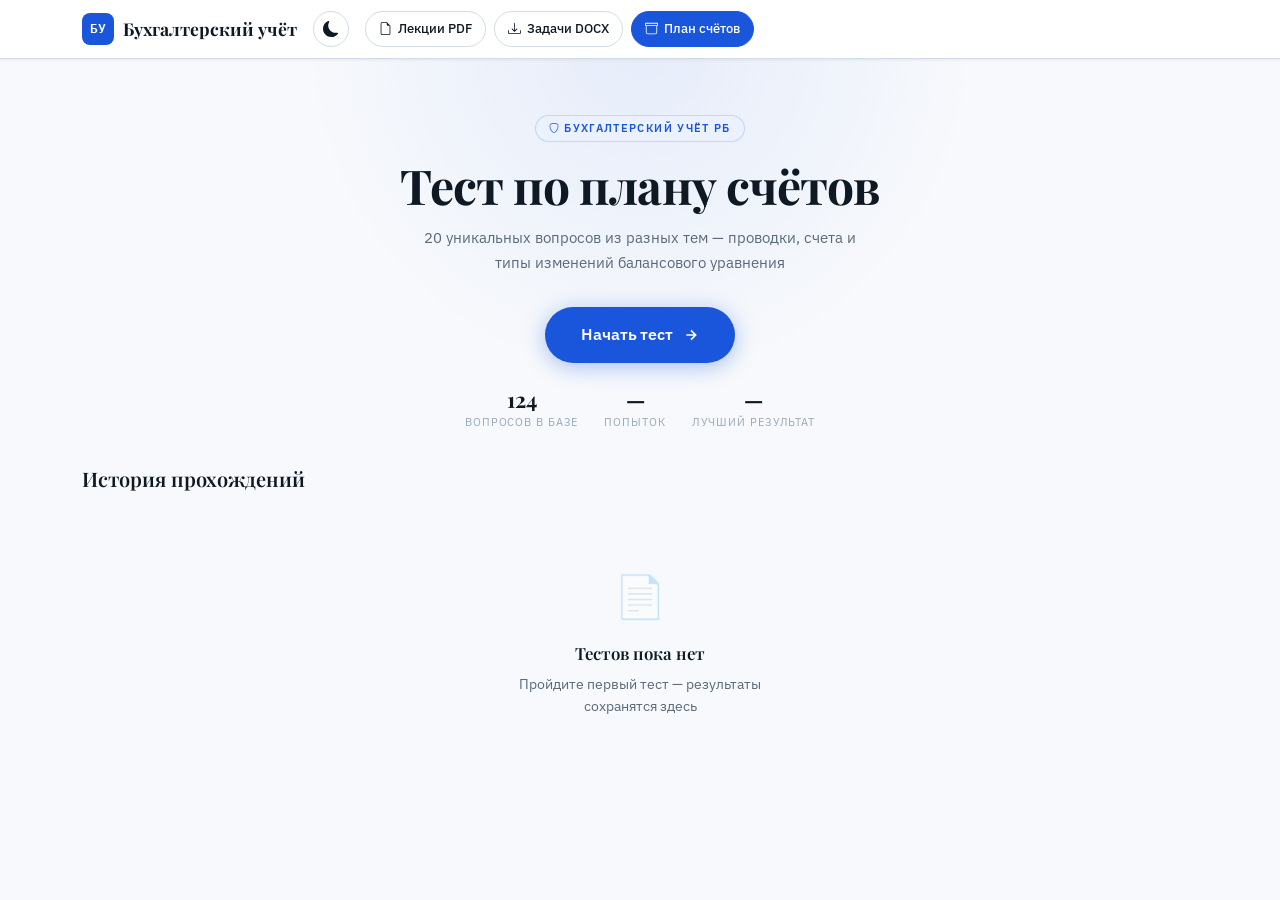
<file: index.html>
<!DOCTYPE html>
<html lang="ru" data-theme="light">
<head>
  <meta charset="UTF-8">
  <meta name="viewport" content="width=device-width, initial-scale=1.0">
  <title>Тест по бухгалтерскому учёту</title>
  <link rel="stylesheet" href="https://cdn.jsdelivr.net/npm/bootstrap@5.3.3/dist/css/bootstrap.min.css">
  <link rel="stylesheet" href="css/style.css">
  <script>
    // Применяем тему до отрисовки страницы
    (function(){const t=localStorage.getItem('theme')||'light';document.documentElement.setAttribute('data-theme',t)})();
  </script>
</head>
<body>

<!-- ════════ NAVBAR ════════ -->
<nav class="site-navbar navbar navbar-expand-lg">
  <div class="container">
    <a class="navbar-brand" href="index.html">
      <span class="brand-icon">БУ</span>
      Бухгалтерский учёт
    </a>
    <div class="d-flex align-items-center gap-2 ms-auto">
      <button class="theme-toggle" id="themeToggle" title="Переключить тему"></button>
      <button class="navbar-toggler" type="button" data-bs-toggle="collapse" data-bs-target="#navMenu" aria-controls="navMenu" aria-expanded="false" aria-label="Меню">
        <span class="navbar-toggler-icon"></span>
      </button>
    </div>
    <div class="collapse navbar-collapse" id="navMenu">
      <div class="navbar-nav ms-lg-3 w-100 d-lg-flex align-items-lg-center gap-lg-2">
        <!-- Кнопки документов — заглушки (добавить ссылки) -->
        <div class="nav-item">
          <a href="#" class="nav-btn" title="Открыть PDF в браузере" target="_blank">
            <svg width="13" height="13" fill="currentColor" viewBox="0 0 16 16"><path d="M14 14V4.5L9.5 0H4a2 2 0 0 0-2 2v12a2 2 0 0 0 2 2h8a2 2 0 0 0 2-2M9.5 3A1.5 1.5 0 0 0 11 4.5h2V14a1 1 0 0 1-1 1H4a1 1 0 0 1-1-1V2a1 1 0 0 1 1-1h5.5z"/></svg>
            Лекции PDF
          </a>
        </div>
        <div class="nav-item">
          <a href="#" class="nav-btn" download title="Скачать DOCX">
            <svg width="13" height="13" fill="currentColor" viewBox="0 0 16 16"><path d="M.5 9.9a.5.5 0 0 1 .5.5v2.5a1 1 0 0 0 1 1h12a1 1 0 0 0 1-1v-2.5a.5.5 0 0 1 1 0v2.5a2 2 0 0 1-2 2H2a2 2 0 0 1-2-2v-2.5a.5.5 0 0 1 .5-.5"/><path d="M7.646 11.854a.5.5 0 0 0 .708 0l3-3a.5.5 0 0 0-.708-.708L8.5 10.293V1.5a.5.5 0 0 0-1 0v8.793L5.354 8.146a.5.5 0 1 0-.708.708z"/></svg>
            Задачи DOCX
          </a>
        </div>
        <div class="nav-item">
          <button class="nav-btn nav-btn-accent" data-bs-toggle="modal" data-bs-target="#planModal">
            <svg width="13" height="13" fill="currentColor" viewBox="0 0 16 16"><path d="M0 2a1 1 0 0 1 1-1h14a1 1 0 0 1 1 1v2a1 1 0 0 1-1 1v7.5a2.5 2.5 0 0 1-2.5 2.5h-9A2.5 2.5 0 0 1 1 12.5V5a1 1 0 0 1-1-1zm2 3v7.5A1.5 1.5 0 0 0 3.5 14h9a1.5 1.5 0 0 0 1.5-1.5V5zm13-3H1v2h14z"/></svg>
            План счётов
          </button>
        </div>
        <div class="nav-item admin-nav-item" style="display:none">
          <a href="admin.html" class="nav-btn nav-btn-admin">
            <svg width="13" height="13" fill="currentColor" viewBox="0 0 16 16"><path d="M8 4.754a3.246 3.246 0 1 0 0 6.492 3.246 3.246 0 0 0 0-6.492M5.754 8a2.246 2.246 0 1 1 4.492 0 2.246 2.246 0 0 1-4.492 0"/><path d="M9.796 1.343c-.527-1.79-3.065-1.79-3.592 0l-.094.319a.873.873 0 0 1-1.255.52l-.292-.16c-1.64-.892-3.433.902-2.54 2.541l.159.292a.873.873 0 0 1-.52 1.255l-.319.094c-1.79.527-1.79 3.065 0 3.592l.319.094a.873.873 0 0 1 .52 1.255l-.16.292c-.892 1.64.901 3.434 2.541 2.54l.292-.159a.873.873 0 0 1 1.255.52l.094.319c.527 1.79 3.065 1.79 3.592 0l.094-.319a.873.873 0 0 1 1.255-.52l.292.16c1.64.893 3.434-.902 2.54-2.541l-.159-.292a.873.873 0 0 1 .52-1.255l.319-.094c1.79-.527 1.79-3.065 0-3.592l-.319-.094a.873.873 0 0 1-.52-1.255l.16-.292c.893-1.64-.902-3.433-2.541-2.54l-.292.159a.873.873 0 0 1-1.255-.52zm-2.633.283c.246-.835 1.428-.835 1.674 0l.094.319a1.873 1.873 0 0 0 2.693 1.115l.291-.16c.764-.415 1.6.42 1.184 1.185l-.159.292a1.873 1.873 0 0 0 1.116 2.692l.318.094c.835.246.835 1.428 0 1.674l-.319.094a1.873 1.873 0 0 0-1.115 2.693l.16.291c.415.764-.42 1.6-1.185 1.184l-.291-.159a1.873 1.873 0 0 0-2.693 1.116l-.094.318c-.246.835-1.428.835-1.674 0l-.094-.319a1.873 1.873 0 0 0-2.692-1.115l-.292.16c-.764.415-1.6-.42-1.184-1.185l.159-.291A1.873 1.873 0 0 0 1.945 8.93l-.319-.094c-.835-.246-.835-1.428 0-1.674l.319-.094A1.873 1.873 0 0 0 3.06 4.377l-.16-.292c-.415-.764.42-1.6 1.185-1.184l.292.159a1.873 1.873 0 0 0 2.692-1.115z"/></svg>
            Админка
          </a>
        </div>
      </div>
    </div>
  </div>
</nav>

<!-- ════════ МОДАЛЬНОЕ ОКНО — ПЛАН СЧЁТОВ ════════ -->
<div class="modal fade" id="planModal" tabindex="-1" aria-labelledby="planModalLabel" aria-hidden="true">
  <div class="modal-dialog modal-dialog-scrollable modal-xl">
    <div class="modal-content">
      <div class="modal-header">
        <h5 class="modal-title" id="planModalLabel">
          Типовой план счетов бухгалтерского учёта РБ
          <span style="font-size:0.72rem;font-weight:400;color:var(--text-muted);margin-left:8px">Постановление МФ РБ №50 от 29.06.2011</span>
        </h5>
        <button type="button" class="btn-close" data-bs-dismiss="modal" aria-label="Закрыть"></button>
      </div>
      <div class="modal-body">
        <div class="plan-search">
          <span class="si">
            <svg width="14" height="14" fill="currentColor" viewBox="0 0 16 16"><path d="M11.742 10.344a6.5 6.5 0 1 0-1.397 1.398h-.001q.044.06.098.115l3.85 3.85a1 1 0 0 0 1.415-1.414l-3.85-3.85a1 1 0 0 0-.115-.1zM12 6.5a5.5 5.5 0 1 1-11 0 5.5 5.5 0 0 1 11 0"/></svg>
          </span>
          <input type="text" id="planSearch" placeholder="Поиск по номеру или названию счёта…">
        </div>
        <div class="plan-table-wrap">
          <table class="plan-table">
            <thead>
              <tr>
                <th style="width:80px">Счёт</th>
                <th>Наименование</th>
                <th>Субсчета</th>
              </tr>
            </thead>
            <tbody id="planTableBody"></tbody>
          </table>
        </div>
      </div>
      <div class="modal-footer">
        <button type="button" class="btn-outline" data-bs-dismiss="modal">Закрыть</button>
      </div>
    </div>
  </div>
</div>

<!-- ════════ HERO ════════ -->
<div class="hero-section">
  <div class="hero-blob"></div>
  <div class="hero-eyebrow">
    <svg width="10" height="10" fill="currentColor" viewBox="0 0 16 16"><path d="M5.338 1.59a61 61 0 0 0-2.837.856.48.48 0 0 0-.328.39c-.554 4.157.726 7.19 2.253 9.188a10.7 10.7 0 0 0 2.287 2.233c.346.244.652.42.893.533q.18.085.293.118a1 1 0 0 0 .101.025 1 1 0 0 0 .1-.025q.114-.034.294-.118c.24-.113.547-.29.893-.533a10.7 10.7 0 0 0 2.287-2.233c1.527-1.997 2.807-5.031 2.253-9.188a.48.48 0 0 0-.328-.39c-.651-.213-1.75-.56-2.837-.855C9.552 1.29 8.531 1.067 8 1.067c-.53 0-1.552.223-2.662.524zM5.072.56C6.157.265 7.31 0 8 0s1.843.265 2.928.56c1.11.3 2.229.655 2.887.87a1.54 1.54 0 0 1 1.044 1.262c.596 4.477-.787 7.795-2.465 9.99a11.8 11.8 0 0 1-2.517 2.453 7 7 0 0 1-1.048.625c-.28.132-.581.24-.829.24s-.548-.108-.829-.24a7 7 0 0 1-1.048-.625 11.8 11.8 0 0 1-2.517-2.453C1.928 10.487.545 7.169 1.141 2.692A1.54 1.54 0 0 1 2.185 1.43 63 63 0 0 1 5.072.56"/></svg>
    Бухгалтерский учёт РБ
  </div>
  <h1 class="hero-title">Тест по плану счётов</h1>
  <p class="hero-subtitle">20 уникальных вопросов из разных тем — проводки, счета и типы изменений балансового уравнения</p>
  <a href="quiz.html" class="btn-start">
    Начать тест
    <svg width="16" height="16" fill="none" stroke="currentColor" stroke-width="2.5" viewBox="0 0 24 24"><path d="M5 12h14M12 5l7 7-7 7"/></svg>
  </a>
  <div class="hero-stats" id="heroStats">
    <div class="hero-stat">
      <span class="hero-stat-num" id="statTotal">—</span>
      <span class="hero-stat-label">вопросов в базе</span>
    </div>
    <div class="hero-stat">
      <span class="hero-stat-num" id="statAttempts">—</span>
      <span class="hero-stat-label">попыток</span>
    </div>
    <div class="hero-stat">
      <span class="hero-stat-num" id="statBest">—</span>
      <span class="hero-stat-label">лучший результат</span>
    </div>
  </div>
</div>

<!-- ════════ ИСТОРИЯ ТЕСТОВ ════════ -->
<div class="container">
  <section class="history-section">
    <div class="section-header">
      <h2 class="section-title">История прохождений</h2>
      <span class="section-count" id="historyCount"></span>
    </div>
    <div id="historyContainer"></div>
  </section>
</div>

<!-- ════════ МОДАЛЬНОЕ — ДЕТАЛИ РЕЗУЛЬТАТА ════════ -->
<div class="modal fade" id="historyDetailModal" tabindex="-1" aria-hidden="true">
  <div class="modal-dialog modal-dialog-scrollable modal-lg">
    <div class="modal-content">
      <div class="modal-header">
        <h5 class="modal-title">Детальный результат теста</h5>
        <button type="button" class="btn-close" data-bs-dismiss="modal" aria-label="Закрыть"></button>
      </div>
      <div class="modal-body" id="historyDetailBody"></div>
      <div class="modal-footer">
        <button type="button" class="btn-outline" data-bs-dismiss="modal">Закрыть</button>
        <a href="quiz.html" class="btn-primary">Пройти ещё раз</a>
      </div>
    </div>
  </div>
</div>

<script src="https://cdn.jsdelivr.net/npm/bootstrap@5.3.3/dist/js/bootstrap.bundle.min.js"></script>
<script src="js/app.js"></script>

<!-- Модальное окно детального результата -->
<div class="modal fade" id="historyDetailModal" tabindex="-1" aria-hidden="true">
  <div class="modal-dialog modal-dialog-scrollable modal-lg">
    <div class="modal-content">
      <div class="modal-header">
        <h5 class="modal-title" id="historyDetailTitle">Детали прохождения</h5>
        <button type="button" class="btn-close" data-bs-dismiss="modal" aria-label="Закрыть"></button>
      </div>
      <div class="modal-body" id="historyDetailBody"></div>
      <div class="modal-footer">
        <button type="button" class="btn-outline" data-bs-dismiss="modal">Закрыть</button>
        <a href="quiz.html" class="btn-primary">Пройти ещё раз</a>
      </div>
    </div>
  </div>
</div>

<script>
function showHistoryDetail(idx) {
  const history = JSON.parse(localStorage.getItem('quiz_history') || '[]');
  const h = history[idx];
  if (!h) return;

  function formatTime(s) {
    const m = Math.floor(s / 60);
    const sec = s % 60;
    return m > 0 ? `${m} мин ${String(sec).padStart(2,'0')} сек` : `${s} сек`;
  }
  function getClass(p) { return p >= 80 ? 'great' : p >= 50 ? 'ok' : 'bad'; }
  function getLabel(p) { return p >= 80 ? 'Отличный результат!' : p >= 50 ? 'Неплохо, есть куда расти' : 'Стоит повторить материал'; }
  function getEmoji(p) { return p >= 80 ? '🎉' : p >= 50 ? '💪' : '📚'; }
  function formatDate(iso) {
    const d = new Date(iso);
    return d.toLocaleDateString('ru-RU', { day:'2-digit', month:'long', year:'numeric' }) +
           ' · ' + d.toLocaleTimeString('ru-RU', { hour:'2-digit', minute:'2-digit' });
  }

  const cls = getClass(h.percent);
  const errors = h.errors || [];
  const wrongCount = h.total - h.score;

  let errorsHtml = '';
  if (errors.length > 0) {
    errorsHtml = `
      <div class="errors-section">
        <div class="errors-title">
          <svg width="16" height="16" fill="currentColor" viewBox="0 0 16 16"><path d="M8.982 1.566a1.13 1.13 0 0 0-1.96 0L.165 13.233c-.457.778.091 1.767.98 1.767h13.713c.889 0 1.438-.99.98-1.767zM8 5c.535 0 .954.462.9.995l-.35 3.507a.552.552 0 0 1-1.1 0L7.1 5.995A.905.905 0 0 1 8 5m.002 6a1 1 0 1 1 0 2 1 1 0 0 1 0-2"/></svg>
          Разбор ошибок <span style="color:var(--text-subtle);font-size:0.85rem;font-weight:400">(${errors.length})</span>
        </div>
        ${errors.map(e => `
          <div class="error-card">
            <div class="error-question">${e.text}</div>
            <div class="error-answers">
              ${!e.optOk ? `
                <div class="error-answer-row">
                  <span class="error-answer-tag tag-yours">Ваш</span>
                  <span class="error-answer-text">${e.yourOption}</span>
                </div>
                <div class="error-answer-row">
                  <span class="error-answer-tag tag-right">Верно</span>
                  <span class="error-answer-text">${e.rightOption}</span>
                </div>` : ''}
              ${!e.typeOk ? `
                <div class="error-answer-row">
                  <span class="error-answer-tag tag-yours">Тип: ваш</span>
                  <span class="error-answer-text">${e.yourType}</span>
                </div>
                <div class="error-answer-row">
                  <span class="error-answer-tag tag-right">Тип: верно</span>
                  <span class="error-answer-text">${e.rightType}</span>
                </div>` : ''}
            </div>
            ${e.explanation ? `<div class="error-explanation">💡 ${e.explanation}</div>` : ''}
          </div>
        `).join('')}
      </div>`;
  } else if (h.score === h.total) {
    errorsHtml = `
      <div style="text-align:center;padding:28px;background:var(--success-bg);border-radius:var(--radius-lg);border:1px solid var(--success)">
        <div style="font-size:2rem;margin-bottom:8px">🏆</div>
        <div style="font-family:var(--font-display);font-size:1.1rem;font-weight:600;color:var(--success)">Все ответы верны!</div>
        <div style="font-size:0.86rem;color:var(--text-muted);margin-top:4px">Превосходный результат</div>
      </div>`;
  } else {
    errorsHtml = `<div style="text-align:center;padding:24px;color:var(--text-muted);font-size:0.88rem">
      Детальная информация об ошибках недоступна для этого прохождения.<br>Данные сохраняются начиная с последней версии.
    </div>`;
  }

  document.getElementById('historyDetailTitle').textContent = `Прохождение от ${formatDate(h.date)}`;
  document.getElementById('historyDetailBody').innerHTML = `
    <div class="results-hero ${cls}" style="margin-bottom:20px">
      <div style="font-size:2rem;margin-bottom:6px">${getEmoji(h.percent)}</div>
      <div class="results-score-big">${h.score}<span> / ${h.total}</span></div>
      <div class="results-percent" style="color:var(--${cls === 'great' ? 'success' : cls === 'ok' ? 'warning' : 'danger'})">${h.percent}%</div>
      <div class="results-label">${getLabel(h.percent)}</div>
      <div class="results-meta">
        <div class="results-meta-item">
          <span class="results-meta-num" style="color:var(--success)">${h.score}</span>
          <span class="results-meta-label">верных</span>
        </div>
        <div class="results-meta-item">
          <span class="results-meta-num" style="color:var(--danger)">${wrongCount}</span>
          <span class="results-meta-label">ошибок</span>
        </div>
        <div class="results-meta-item">
          <span class="results-meta-num">${formatTime(h.time)}</span>
          <span class="results-meta-label">времени</span>
        </div>
        ${h.expired ? `<div class="results-meta-item"><span class="results-meta-num" style="color:var(--danger)">⏰</span><span class="results-meta-label">Время вышло</span></div>` : ''}
      </div>
    </div>
    ${errorsHtml}
  `;

  const modal = new bootstrap.Modal(document.getElementById('historyDetailModal'));
  modal.show();
}
</script>
<script>
// Загружаем кол-во вопросов из JSON
fetch('questions.json?v=' + Date.now())
  .then(r => r.json())
  .then(data => {
    const n = (data.questions || []).length;
    document.getElementById('statTotal').textContent = n;
  })
  .catch(() => {});

// ── ДЕТАЛЬНЫЙ ПРОСМОТР РЕЗУЛЬТАТА ──
function showHistoryDetail(idx) {
  const history = JSON.parse(localStorage.getItem('quiz_history') || '[]');
  const h = history[idx];
  if (!h) return;

  function formatTime(s) {
    const m = Math.floor(s / 60);
    const sec = s % 60;
    return m > 0 ? `${m} мин ${String(sec).padStart(2,'0')} сек` : `${sec} сек`;
  }

  function getLabel(p) {
    if (p >= 80) return 'Отличный результат!';
    if (p >= 50) return 'Неплохо, есть куда расти';
    return 'Стоит повторить материал';
  }

  function getEmoji(p) {
    if (p >= 80) return '🎉';
    if (p >= 50) return '💪';
    return '📚';
  }

  const wrongCount = h.total - h.score;
  const errors = h.errors || [];
  const cls = h.percent >= 80 ? 'great' : h.percent >= 50 ? 'ok' : 'bad';
  const colorVar = h.percent >= 80 ? 'success' : h.percent >= 50 ? 'warning' : 'danger';

  let errorsHtml = '';
  if (errors.length > 0) {
    errorsHtml = `
      <div class="errors-section">
        <div class="errors-title">
          <svg width="16" height="16" fill="currentColor" viewBox="0 0 16 16"><path d="M8.982 1.566a1.13 1.13 0 0 0-1.96 0L.165 13.233c-.457.778.091 1.767.98 1.767h13.713c.889 0 1.438-.99.98-1.767zM8 5c.535 0 .954.462.9.995l-.35 3.507a.552.552 0 0 1-1.1 0L7.1 5.995A.905.905 0 0 1 8 5m.002 6a1 1 0 1 1 0 2 1 1 0 0 1 0-2"/></svg>
          Разбор ошибок <span style="color:var(--text-subtle);font-size:0.85rem;font-weight:400">(${errors.length})</span>
        </div>
        ${errors.map(e => `
          <div class="error-card">
            <div class="error-question">${e.text}</div>
            <div class="error-answers">
              ${!e.optOk ? `
                <div class="error-answer-row">
                  <span class="error-answer-tag tag-yours">Ваш</span>
                  <span class="error-answer-text">${e.yourOption}</span>
                </div>
                <div class="error-answer-row">
                  <span class="error-answer-tag tag-right">Верно</span>
                  <span class="error-answer-text">${e.rightOption}</span>
                </div>` : ''}
              ${!e.typeOk ? `
                <div class="error-answer-row">
                  <span class="error-answer-tag tag-yours">Тип: ваш</span>
                  <span class="error-answer-text">${e.yourType}</span>
                </div>
                <div class="error-answer-row">
                  <span class="error-answer-tag tag-right">Тип: верно</span>
                  <span class="error-answer-text">${e.rightType}</span>
                </div>` : ''}
            </div>
            ${e.explanation ? `<div class="error-explanation">💡 ${e.explanation}</div>` : ''}
          </div>
        `).join('')}
      </div>`;
  } else {
    errorsHtml = `
      <div style="text-align:center;padding:28px;background:var(--success-bg);border-radius:var(--radius-lg);border:1px solid var(--success)">
        <div style="font-size:2rem;margin-bottom:8px">🏆</div>
        <div style="font-family:var(--font-display);font-size:1.1rem;font-weight:600;color:var(--success)">Все ответы верны!</div>
        <div style="font-size:0.86rem;color:var(--text-muted);margin-top:4px">Превосходный результат</div>
      </div>`;
  }

  document.getElementById('historyDetailBody').innerHTML = `
    <div class="results-hero ${cls}" style="margin-bottom:20px">
      <div style="font-size:2rem;margin-bottom:6px">${getEmoji(h.percent)}</div>
      <div class="results-score-big">${h.score}<span> / ${h.total}</span></div>
      <div class="results-percent" style="color:var(--${colorVar})">${h.percent}%</div>
      <div class="results-label">${getLabel(h.percent)}</div>
      <div class="results-meta">
        <div class="results-meta-item">
          <span class="results-meta-num" style="color:var(--success)">${h.score}</span>
          <span class="results-meta-label">верных</span>
        </div>
        <div class="results-meta-item">
          <span class="results-meta-num" style="color:var(--danger)">${wrongCount}</span>
          <span class="results-meta-label">ошибок</span>
        </div>
        <div class="results-meta-item">
          <span class="results-meta-num">${formatTime(h.time)}</span>
          <span class="results-meta-label">времени</span>
        </div>
      </div>
      ${h.expired ? `<div style="margin-top:8px;font-size:0.8rem;color:var(--danger);font-weight:600">⏰ Тест завершён по истечении времени</div>` : ''}
    </div>
    ${errorsHtml}
  `;

  new bootstrap.Modal(document.getElementById('historyDetailModal')).show();
}

// ── РЕНДЕР ИСТОРИИ ──
(function renderHistory() {
  const history = JSON.parse(localStorage.getItem('quiz_history') || '[]');
  const container = document.getElementById('historyContainer');
  const countEl   = document.getElementById('historyCount');
  const attemptsEl = document.getElementById('statAttempts');
  const bestEl     = document.getElementById('statBest');

  attemptsEl.textContent = history.length || '—';

  if (history.length > 0) {
    const best = Math.max(...history.map(h => h.percent));
    bestEl.textContent = best + '%';
  }

  if (countEl) countEl.textContent = history.length ? `${history.length} записей` : '';

  if (history.length === 0) {
    container.innerHTML = `
      <div class="empty-state">
        <div class="empty-state-icon">📄</div>
        <div class="empty-state-title">Тестов пока нет</div>
        <div class="empty-state-text">Пройдите первый тест — результаты сохранятся здесь</div>
      </div>`;
    return;
  }

  function getClass(pct) {
    if (pct >= 80) return 'great';
    if (pct >= 50) return 'ok';
    return 'bad';
  }

  function getLabel(pct) {
    if (pct >= 80) return ['badge-great', 'Отлично'];
    if (pct >= 50) return ['badge-ok', 'Неплохо'];
    return ['badge-bad', 'Слабо'];
  }

  function formatDate(iso) {
    const d = new Date(iso);
    return d.toLocaleDateString('ru-RU', { day:'2-digit', month:'short', year:'numeric' }) +
           ' · ' + d.toLocaleTimeString('ru-RU', { hour:'2-digit', minute:'2-digit' });
  }

  function formatTime(s) {
    const m = Math.floor(s / 60);
    const sec = s % 60;
    return m > 0 ? `${m} мин ${String(sec).padStart(2,'0')} сек` : `${sec} сек`;
  }

  const grid = document.createElement('div');
  grid.className = 'history-grid';

  history.forEach((h, i) => {
    const cls = getClass(h.percent);
    const [badgeCls, badgeText] = getLabel(h.percent);
    grid.innerHTML += `
      <div class="history-card result-${cls}" style="cursor:pointer" onclick="showHistoryDetail(${i})">
        <div class="history-card-top">
          <div class="history-score">
            <span class="history-score-num">${h.score}</span>
            <span class="history-score-total"> / ${h.total}</span>
          </div>
          <span class="history-badge ${badgeCls}">${badgeText}</span>
        </div>
        <div class="history-percent ${cls}">${h.percent}%</div>
        <div class="history-meta">
          <div class="history-meta-item">
            <svg width="12" height="12" fill="currentColor" viewBox="0 0 16 16"><path d="M8 3.5a.5.5 0 0 0-1 0V9a.5.5 0 0 0 .252.434l3.5 2a.5.5 0 0 0 .496-.868L8 8.71z"/><path d="M8 16A8 8 0 1 0 8 0a8 8 0 0 0 0 16m7-8A7 7 0 1 1 1 8a7 7 0 0 1 14 0"/></svg>
            ${formatTime(h.time)}
          </div>
          <div class="history-meta-item">
            <svg width="12" height="12" fill="currentColor" viewBox="0 0 16 16"><path d="M3.5 0a.5.5 0 0 1 .5.5V1h8V.5a.5.5 0 0 1 1 0V1h1a2 2 0 0 1 2 2v11a2 2 0 0 1-2 2H2a2 2 0 0 1-2-2V3a2 2 0 0 1 2-2h1V.5a.5.5 0 0 1 .5-.5M1 4v10a1 1 0 0 0 1 1h12a1 1 0 0 0 1-1V4z"/></svg>
            ${formatDate(h.date)}
          </div>
          ${h.expired ? `<div class="history-meta-item" style="color:var(--danger)">⏰ Время вышло</div>` : ''}
        </div>
        <div style="font-size:0.75rem;color:var(--accent);margin-top:8px;text-align:center;font-weight:500">Нажмите для деталей →</div>
      </div>`;
  });

  container.appendChild(grid);
})();
</script>

</body>
</html>
</file>
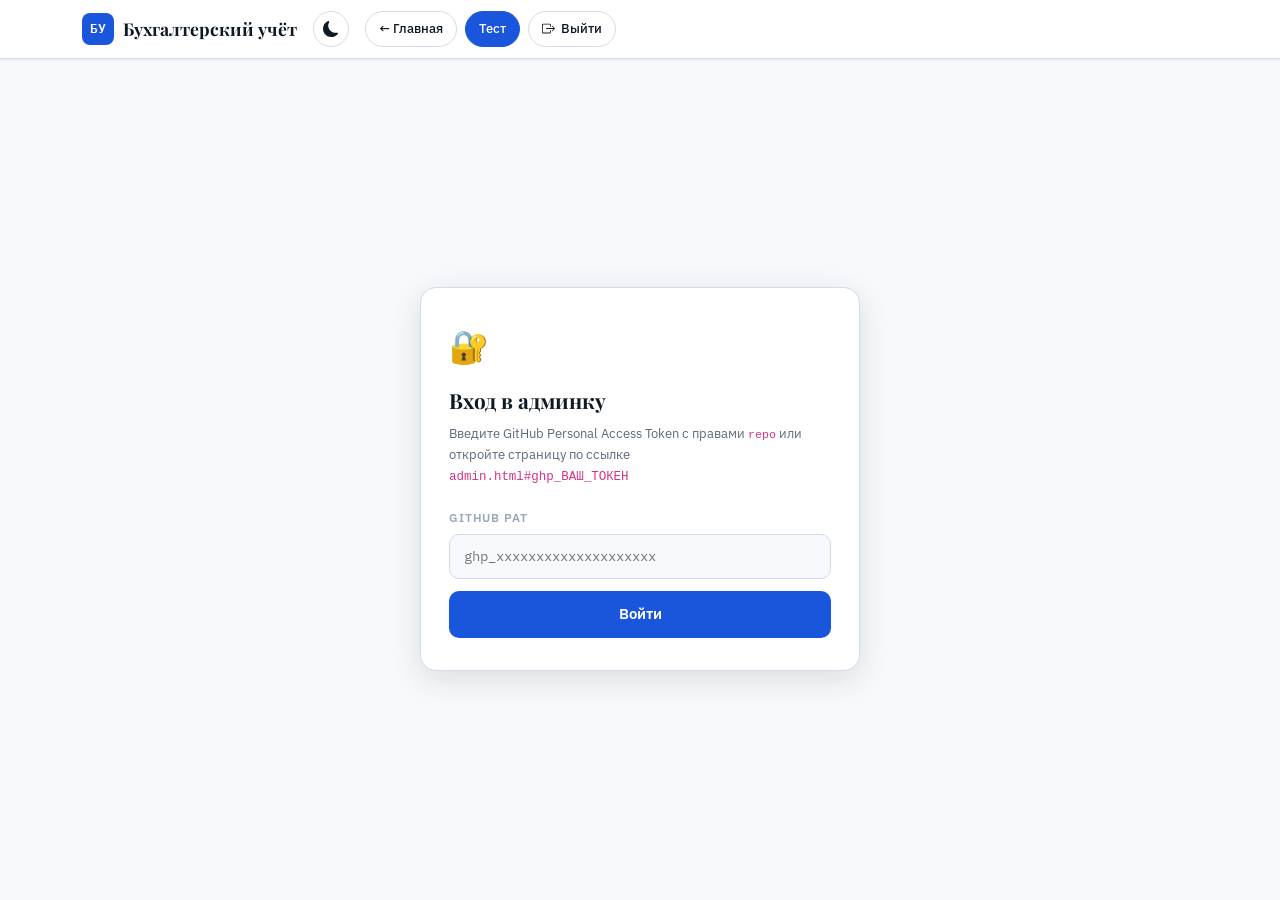
<file: admin.html>
<!DOCTYPE html>
<html lang="ru" data-theme="light">
<head>
  <meta charset="UTF-8">
  <meta name="viewport" content="width=device-width, initial-scale=1.0">
  <title>Админка — Бухгалтерский учёт</title>
  <link rel="stylesheet" href="https://cdn.jsdelivr.net/npm/bootstrap@5.3.3/dist/css/bootstrap.min.css">
  <link rel="stylesheet" href="css/style.css">
  <style>
    /* ── Дополнительные стили для адмики ── */
    .admin-toolbar {
      background: var(--bg-card);
      border-bottom: 1px solid var(--border);
      padding: 12px 0;
      position: sticky;
      top: 57px;
      z-index: 90;
    }
    .admin-q-card {
      background: var(--bg-card);
      border: 1px solid var(--border);
      border-radius: var(--radius);
      margin-bottom: 8px;
      overflow: hidden;
      transition: box-shadow var(--transition);
    }
    .admin-q-card:hover { box-shadow: var(--shadow-md); }
    .admin-q-header {
      display: flex; align-items: center; gap: 10px;
      padding: 12px 16px;
    }
    .q-toggle {
      flex: 1; display: flex; align-items: center; gap: 8px;
      background: none; border: none; cursor: pointer;
      text-align: left; color: var(--text);
      padding: 0; min-width: 0;
    }
    .q-num {
      font-family: var(--font-mono); font-size: 0.74rem;
      color: var(--text-subtle); flex-shrink: 0;
      background: var(--bg-alt); padding: 2px 7px;
      border-radius: var(--radius-pill);
    }
    .q-topic-badge {
      font-size: 0.7rem; font-weight: 600; padding: 2px 8px;
      border-radius: var(--radius-pill); background: var(--accent-light);
      color: var(--accent); flex-shrink: 0; white-space: nowrap;
    }
    .q-preview {
      font-size: 0.86rem; color: var(--text-muted);
      white-space: nowrap; overflow: hidden; text-overflow: ellipsis;
      min-width: 0;
    }
    .q-body { padding: 0 16px 16px; border-top: 1px solid var(--border-light); }
    .q-field-row { margin-bottom: 14px; }
    .q-field-label {
      display: block; font-size: 0.73rem; font-weight: 600;
      text-transform: uppercase; letter-spacing: 0.07em;
      color: var(--text-subtle); margin-bottom: 5px;
    }
    .q-input, .q-textarea {
      width: 100%; padding: 8px 12px;
      border: 1px solid var(--border); border-radius: var(--radius);
      background: var(--bg-input); color: var(--text);
      font-family: var(--font-body); font-size: 0.87rem;
      transition: all var(--transition); resize: vertical;
    }
    .q-input:focus, .q-textarea:focus {
      outline: none; border-color: var(--accent);
      box-shadow: 0 0 0 3px var(--accent-light);
    }
    .options-editor { display: flex; flex-direction: column; gap: 6px; }
    .option-editor-row {
      display: flex; align-items: center; gap: 8px;
    }
    .option-editor-row input[type="radio"] {
      width: 16px; height: 16px; flex-shrink: 0;
      accent-color: var(--accent); cursor: pointer;
    }
    .q-option-input { flex: 1; font-family: var(--font-mono); font-size: 0.85rem; }
    .change-pills-row { display: flex; gap: 6px; flex-wrap: wrap; margin-top: 4px; }

    /* Форма добавления */
    .add-form-wrap {
      background: var(--bg-card);
      border: 2px dashed var(--border);
      border-radius: var(--radius-lg);
      padding: 24px;
      margin-bottom: 20px;
    }
    .add-form-title {
      font-family: var(--font-display);
      font-size: 1.05rem; font-weight: 600;
      color: var(--text); margin-bottom: 18px;
      display: flex; align-items: center; gap: 8px;
    }

    /* Экран авторизации */
    .auth-screen {
      display: none; flex-direction: column; align-items: center;
      justify-content: center; min-height: calc(100vh - 60px);
      padding: 40px 20px;
    }
    .auth-card {
      background: var(--bg-card);
      border: 1px solid var(--border);
      border-radius: var(--radius-lg);
      padding: 32px 28px;
      max-width: 440px; width: 100%;
      box-shadow: var(--shadow-lg);
    }
    .auth-title {
      font-family: var(--font-display);
      font-size: 1.3rem; font-weight: 700;
      color: var(--text); margin-bottom: 6px;
    }
    .auth-hint { font-size: 0.83rem; color: var(--text-muted); margin-bottom: 20px; line-height: 1.55; }
    .auth-label { font-size: 0.78rem; font-weight: 600; text-transform: uppercase; letter-spacing: 0.07em; color: var(--text-subtle); margin-bottom: 6px; display: block; }
    .auth-input {
      width: 100%; padding: 10px 14px;
      border: 1px solid var(--border); border-radius: var(--radius);
      background: var(--bg-input); color: var(--text);
      font-family: var(--font-mono); font-size: 0.88rem;
      margin-bottom: 12px; transition: all var(--transition);
    }
    .auth-input:focus { outline: none; border-color: var(--accent); box-shadow: 0 0 0 3px var(--accent-light); }
    .auth-btn {
      width: 100%; padding: 11px; border: none;
      border-radius: var(--radius); background: var(--accent);
      color: white; font-family: var(--font-body);
      font-size: 0.93rem; font-weight: 600; cursor: pointer;
      transition: all var(--transition);
    }
    .auth-btn:hover { background: var(--accent-hover); }

    /* Тост */
    #toastContainer {
      position: fixed; bottom: 24px; right: 24px;
      z-index: 9999; display: flex; flex-direction: column; gap: 8px;
    }
    .unsaved-badge {
      display: none; align-items: center; gap: 5px;
      font-size: 0.76rem; font-weight: 600;
      background: var(--warning-bg); color: var(--warning);
      border: 1px solid var(--warning); padding: 3px 10px;
      border-radius: var(--radius-pill);
    }
    .q-opt-del:hover { background: var(--danger-bg) !important; border-color: var(--danger) !important; }
    @media (max-width: 576px) {
      .admin-q-header { flex-wrap: wrap; }
      .q-preview { display: none; }
    }

    /* ── Кастомный дропдаун тем ── */
    .topic-combo { position: relative; }
    .topic-dropdown {
      display: none;
      position: absolute;
      top: calc(100% + 4px);
      left: 0; right: 0;
      background: var(--bg-card);
      border: 1px solid var(--accent);
      border-radius: var(--radius);
      box-shadow: var(--shadow-md);
      z-index: 200;
      max-height: 220px;
      overflow-y: auto;
      overscroll-behavior: contain;
    }
    .topic-dropdown.open { display: block; }
    .topic-option {
      padding: 10px 14px;
      font-size: 0.87rem;
      color: var(--text);
      cursor: pointer;
      transition: background var(--transition);
      border-bottom: 1px solid var(--border-light);
    }
    .topic-option:last-child { border-bottom: none; }
    .topic-option:hover,
    .topic-option.highlighted { background: var(--accent-light); color: var(--accent); }
    .topic-option mark { background: none; color: var(--accent); font-weight: 700; }
    .topic-dropdown-empty { padding: 10px 14px; font-size: 0.84rem; color: var(--text-subtle); }
  </style>
  <script>
    (function(){const t=localStorage.getItem('theme')||'light';document.documentElement.setAttribute('data-theme',t)})();
  </script>
</head>
<body>

<!-- ════════ NAVBAR ════════ -->
<nav class="site-navbar navbar navbar-expand-lg">
  <div class="container">
    <a class="navbar-brand" href="index.html">
      <span class="brand-icon">БУ</span>
      Бухгалтерский учёт
    </a>
    <div class="d-flex align-items-center gap-2 ms-auto">
      <button class="theme-toggle" id="themeToggle" title="Переключить тему"></button>
      <button class="navbar-toggler" type="button" data-bs-toggle="collapse" data-bs-target="#navMenu" aria-controls="navMenu" aria-expanded="false" aria-label="Меню">
        <span class="navbar-toggler-icon"></span>
      </button>
    </div>
    <div class="collapse navbar-collapse" id="navMenu">
      <div class="navbar-nav ms-lg-3 w-100 d-lg-flex align-items-lg-center gap-lg-2">
        <div class="nav-item"><a href="index.html" class="nav-btn">← Главная</a></div>
        <div class="nav-item"><a href="quiz.html" class="nav-btn nav-btn-accent">Тест</a></div>
        <div class="nav-item">
          <button class="nav-btn" id="logoutBtn">
            <svg width="13" height="13" fill="currentColor" viewBox="0 0 16 16"><path fill-rule="evenodd" d="M10 12.5a.5.5 0 0 1-.5.5h-8a.5.5 0 0 1-.5-.5v-9a.5.5 0 0 1 .5-.5h8a.5.5 0 0 1 .5.5v2a.5.5 0 0 0 1 0v-2A1.5 1.5 0 0 0 9.5 2h-8A1.5 1.5 0 0 0 0 3.5v9A1.5 1.5 0 0 0 1.5 14h8a1.5 1.5 0 0 0 1.5-1.5v-2a.5.5 0 0 0-1 0z"/><path fill-rule="evenodd" d="M15.854 8.354a.5.5 0 0 0 0-.708l-3-3a.5.5 0 0 0-.708.708L14.293 7.5H5.5a.5.5 0 0 0 0 1h8.793l-2.147 2.146a.5.5 0 0 0 .708.708z"/></svg>
            Выйти
          </button>
        </div>
      </div>
    </div>
  </div>
</nav>

<!-- ════════ ЭКРАН АВТОРИЗАЦИИ ════════ -->
<div id="authScreen" class="auth-screen" style="display:flex">
  <div class="auth-card">
    <div style="font-size:2rem;margin-bottom:10px">🔐</div>
    <div class="auth-title">Вход в админку</div>
    <div class="auth-hint">
      Введите GitHub Personal Access Token с правами <code>repo</code> или
      откройте страницу по ссылке<br>
      <code style="font-size:0.78rem">admin.html#ghp_ВАШ_ТОКЕН</code>
    </div>
    <label class="auth-label">GitHub PAT</label>
    <input type="password" class="auth-input" id="tokenInput" placeholder="ghp_xxxxxxxxxxxxxxxxxxxx">
    <button class="auth-btn" id="loginBtn">Войти</button>
  </div>
</div>

<!-- ════════ ПАНЕЛЬ АДМИНИСТРАТОРА ════════ -->
<div id="adminPanel" style="display:none">

  <!-- Тулбар -->
  <div class="admin-toolbar">
    <div class="container d-flex align-items-center gap-2 flex-wrap">
      <div style="font-family:var(--font-display);font-size:1rem;font-weight:600;color:var(--text)">
        Управление вопросами
        <span style="font-family:var(--font-mono);font-size:0.8rem;color:var(--text-muted);font-weight:400;margin-left:6px">
          <span id="questionCount">0</span> вопросов
        </span>
      </div>
      <span class="unsaved-badge" id="unsavedBadge">
        <svg width="11" height="11" fill="currentColor" viewBox="0 0 16 16"><circle cx="8" cy="8" r="8"/></svg>
        Есть несохранённые изменения
      </span>
      <div style="flex:1"></div>
      <div class="position-relative">
        <input type="text" id="adminSearch" class="q-input" style="width:220px;padding-left:32px" placeholder="Поиск вопросов…">
        <span style="position:absolute;left:10px;top:50%;transform:translateY(-50%);color:var(--text-subtle)">
          <svg width="13" height="13" fill="currentColor" viewBox="0 0 16 16"><path d="M11.742 10.344a6.5 6.5 0 1 0-1.397 1.398h-.001l3.85 3.85a1 1 0 0 0 1.415-1.414l-3.85-3.85a1 1 0 0 0-.115-.1zM12 6.5a5.5 5.5 0 1 1-11 0 5.5 5.5 0 0 1 11 0"/></svg>
        </span>
      </div>
      <button class="nav-btn" id="addQuestionBtn">
        <svg width="13" height="13" fill="currentColor" viewBox="0 0 16 16"><path d="M8 2a.5.5 0 0 1 .5.5v5h5a.5.5 0 0 1 0 1h-5v5a.5.5 0 0 1-1 0v-5h-5a.5.5 0 0 1 0-1h5v-5A.5.5 0 0 1 8 2"/></svg>
        Добавить вопрос
      </button>
      <button class="nav-btn nav-btn-accent" id="saveBtnTop" disabled>
        <svg width="13" height="13" fill="currentColor" viewBox="0 0 16 16"><path d="M2 1a1 1 0 0 0-1 1v12a1 1 0 0 0 1 1h12a1 1 0 0 0 1-1V2a1 1 0 0 0-1-1H9.5a1 1 0 0 0-1 1v7.293l2.646-2.647a.5.5 0 0 1 .708.708l-3.5 3.5a.5.5 0 0 1-.708 0l-3.5-3.5a.5.5 0 1 1 .708-.708L7.5 9.293V2a2 2 0 0 1 2-2H14a2 2 0 0 1 2 2v12a2 2 0 0 1-2 2H2a2 2 0 0 1-2-2V2a2 2 0 0 1 2-2h2.5a.5.5 0 0 1 0 1H2z"/></svg>
        Сохранить изменения
      </button>
    </div>
  </div>

  <div class="container" style="padding-top:20px;padding-bottom:60px">

    <!-- Индикатор загрузки -->
    <div id="loadingIndicator" class="loading-screen" style="display:none;min-height:200px">
      <div class="spinner"></div>
      <div style="color:var(--text-muted);font-size:0.88rem">Загрузка из GitHub…</div>
    </div>

    <!-- Форма добавления нового вопроса -->
    <div id="addFormWrap" class="add-form-wrap" style="display:none">
      <div class="add-form-title">
        <svg width="16" height="16" fill="currentColor" viewBox="0 0 16 16"><path d="M8 2a.5.5 0 0 1 .5.5v5h5a.5.5 0 0 1 0 1h-5v5a.5.5 0 0 1-1 0v-5h-5a.5.5 0 0 1 0-1h5v-5A.5.5 0 0 1 8 2"/></svg>
        Новый вопрос
      </div>
      <form id="newQuestionForm" onsubmit="return false">

        <!-- Текст вопроса -->
        <div class="q-field-row">
          <label class="q-field-label">Текст вопроса *</label>
          <textarea name="q_text" class="q-textarea" rows="3"
            placeholder="Например: Начислена заработная плата рабочим за изготовление продукции"></textarea>
        </div>

        <!-- Тема -->
        <div class="q-field-row">
          <label class="q-field-label">
            Тема *
            <span style="color:var(--text-subtle);font-weight:400;text-transform:none;letter-spacing:0">
              — влияет на балансировку выборки, начни печатать чтобы увидеть существующие
            </span>
          </label>
          <div class="topic-combo" id="topicCombo">
            <input type="text" name="q_topic" id="newTopicInput" class="q-input"
              placeholder="Заработная плата" autocomplete="off">
            <div class="topic-dropdown" id="topicDropdown"></div>
          </div>
        </div>

        <!-- Варианты ответа -->
        <div class="q-field-row">
          <label class="q-field-label">
            Варианты ответа *
            <span style="color:var(--text-subtle);font-weight:400;text-transform:none;letter-spacing:0">
              — отметьте радиокнопку слева у правильного варианта
            </span>
          </label>
          <div class="options-editor" id="newOptionsEditor">
            <div class="option-editor-row new-option-row">
              <input type="radio" name="new_correct" class="new-opt-radio" value="0" checked title="Правильный ответ">
              <input type="text" class="q-input q-option-input new-opt-input" placeholder="Дт 20 — Кт 70">
            </div>
            <div class="option-editor-row new-option-row">
              <input type="radio" name="new_correct" class="new-opt-radio" value="1" title="Правильный ответ">
              <input type="text" class="q-input q-option-input new-opt-input" placeholder="Дт XX — Кт XX">
            </div>
            <div class="option-editor-row new-option-row">
              <input type="radio" name="new_correct" class="new-opt-radio" value="2" title="Правильный ответ">
              <input type="text" class="q-input q-option-input new-opt-input" placeholder="Дт XX — Кт XX">
            </div>
            <div class="option-editor-row new-option-row">
              <input type="radio" name="new_correct" class="new-opt-radio" value="3" title="Правильный ответ">
              <input type="text" class="q-input q-option-input new-opt-input" placeholder="Дт XX — Кт XX">
            </div>
          </div>
          <button type="button" id="addOptionBtn" class="nav-btn" style="margin-top:8px;font-size:0.78rem">
            + Добавить вариант
          </button>
        </div>

        <!-- Правильный тип изменений -->
        <div class="q-field-row">
          <label class="q-field-label">
            Правильный тип изменений балансового уравнения *
          </label>
          <div class="change-pills-row" id="newChangeTypePills">
            <button type="button" class="change-pill new-changetype-btn" data-type="1">1</button>
            <button type="button" class="change-pill new-changetype-btn" data-type="2">2</button>
            <button type="button" class="change-pill new-changetype-btn" data-type="3">3</button>
            <button type="button" class="change-pill new-changetype-btn" data-type="4">4</button>
          </div>
        </div>

        <!-- Варианты типов для показа в тесте (changeTypeOptions) -->
        <div class="q-field-row">
          <label class="q-field-label">
            Варианты типов для выбора в тесте
            <span style="color:var(--text-subtle);font-weight:400;text-transform:none;letter-spacing:0">
              — какие пилюли увидит студент (обычно все четыре)
            </span>
          </label>
          <div style="display:flex;gap:12px;flex-wrap:wrap;margin-top:6px">
            <label style="display:flex;align-items:center;gap:6px;font-family:var(--font-mono);font-size:0.84rem;cursor:pointer;user-select:none">
              <input type="checkbox" name="cto" value="1" checked style="accent-color:var(--accent)"> 1
            </label>
            <label style="display:flex;align-items:center;gap:6px;font-family:var(--font-mono);font-size:0.84rem;cursor:pointer;user-select:none">
              <input type="checkbox" name="cto" value="2" checked style="accent-color:var(--accent)"> 2
            </label>
            <label style="display:flex;align-items:center;gap:6px;font-family:var(--font-mono);font-size:0.84rem;cursor:pointer;user-select:none">
              <input type="checkbox" name="cto" value="3" checked style="accent-color:var(--accent)"> 3
            </label>
            <label style="display:flex;align-items:center;gap:6px;font-family:var(--font-mono);font-size:0.84rem;cursor:pointer;user-select:none">
              <input type="checkbox" name="cto" value="4" checked style="accent-color:var(--accent)"> 4
            </label>
          </div>
        </div>

        <!-- Пояснение -->
        <div class="q-field-row">
          <label class="q-field-label">Пояснение к правильному ответу</label>
          <textarea name="q_explanation" class="q-textarea" rows="2"
            placeholder="Правильная бухгалтерская проводка: Дт XX — Кт XX. Объяснение логики."></textarea>
        </div>

        <div style="display:flex;gap:9px;margin-top:8px">
          <button type="button" class="btn-outline" id="cancelAddBtn">Отмена</button>
          <button type="button" class="btn-primary" id="submitNewBtn">
            <svg width="13" height="13" fill="currentColor" viewBox="0 0 16 16"><path d="M8 2a.5.5 0 0 1 .5.5v5h5a.5.5 0 0 1 0 1h-5v5a.5.5 0 0 1-1 0v-5h-5a.5.5 0 0 1 0-1h5v-5A.5.5 0 0 1 8 2"/></svg>
            Добавить вопрос
          </button>
        </div>
      </form>
    </div>

    <!-- Список вопросов -->
    <div id="questionsList"></div>

  </div>
</div>

<!-- Toast-контейнер -->
<div id="toastContainer"></div>

<script src="https://cdn.jsdelivr.net/npm/bootstrap@5.3.3/dist/js/bootstrap.bundle.min.js"></script>
<script src="js/app.js"></script>
<script src="js/admin.js"></script>
<script>
// Динамическое добавление вариантов ответа
document.getElementById('addOptionBtn')?.addEventListener('click', function () {
  const editor = document.getElementById('newOptionsEditor');
  const count  = editor.querySelectorAll('.new-option-row').length;
  const row    = document.createElement('div');
  row.className = 'option-editor-row new-option-row';
  row.innerHTML =
    '<input type="radio" name="new_correct" class="new-opt-radio" value="' + count + '" title="Правильный ответ">' +
    '<input type="text" class="q-input q-option-input new-opt-input" placeholder="Дт XX — Кт XX">' +
    '<button type="button" onclick="this.closest(\'.new-option-row\').remove()" ' +
    'style="background:none;border:none;cursor:pointer;color:var(--danger);padding:4px 6px;flex-shrink:0;font-size:1rem" title="Удалить">✕</button>';
  editor.appendChild(row);
});
</script>

</body>
</html>
</file>
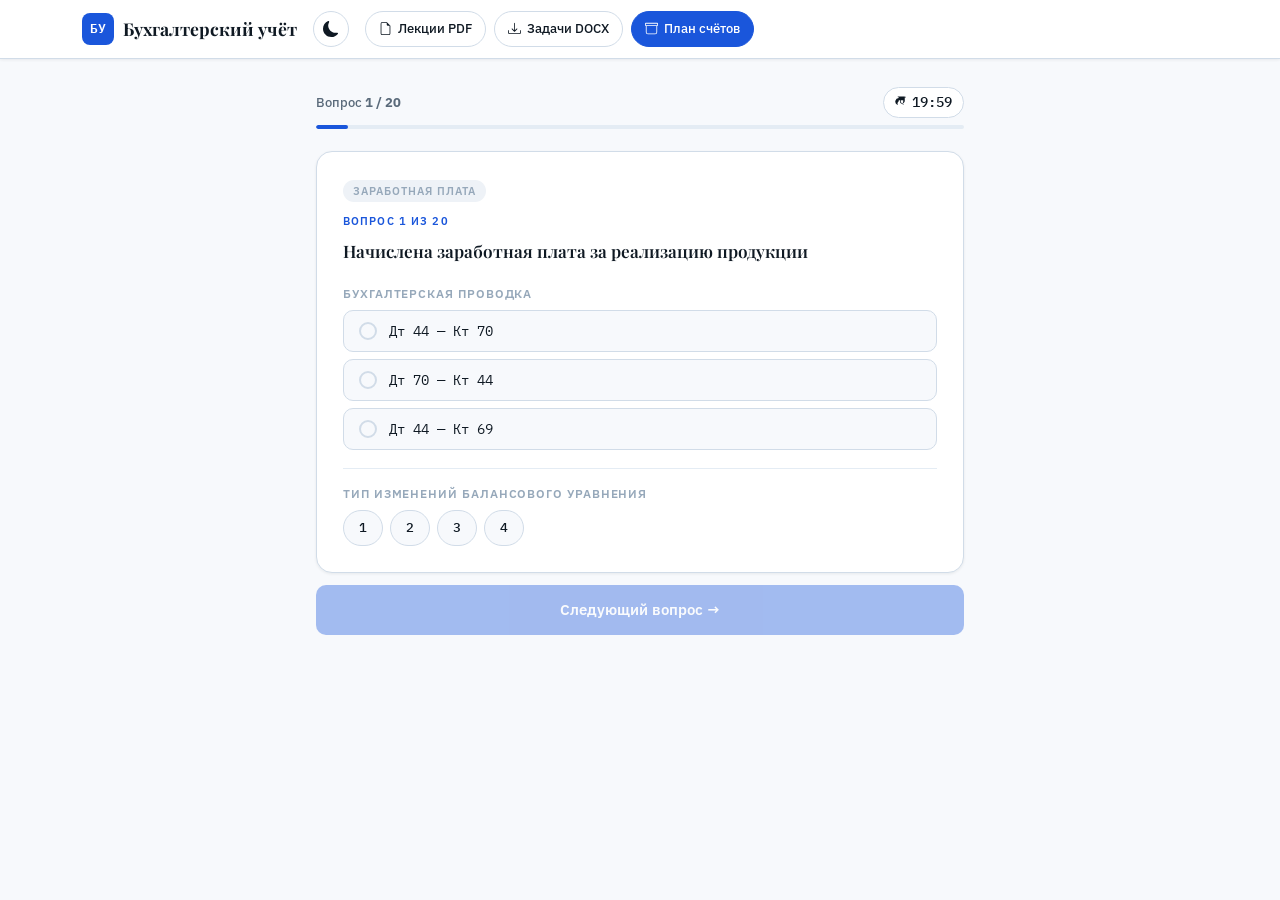
<file: quiz.html>
<!DOCTYPE html>
<html lang="ru" data-theme="light">
<head>
  <meta charset="UTF-8">
  <meta name="viewport" content="width=device-width, initial-scale=1.0">
  <title>Тест — Бухгалтерский учёт</title>
  <link rel="stylesheet" href="https://cdn.jsdelivr.net/npm/bootstrap@5.3.3/dist/css/bootstrap.min.css">
  <link rel="stylesheet" href="css/style.css">
  <script>
    (function(){const t=localStorage.getItem('theme')||'light';document.documentElement.setAttribute('data-theme',t)})();
  </script>
</head>
<body>

<!-- ════════ NAVBAR ════════ -->
<nav class="site-navbar navbar navbar-expand-lg">
  <div class="container">
    <a class="navbar-brand" href="index.html">
      <span class="brand-icon">БУ</span>
      Бухгалтерский учёт
    </a>
    <div class="d-flex align-items-center gap-2 ms-auto">
      <button class="theme-toggle" id="themeToggle" title="Переключить тему"></button>
      <button class="navbar-toggler" type="button" data-bs-toggle="collapse" data-bs-target="#navMenu" aria-controls="navMenu" aria-expanded="false" aria-label="Меню">
        <span class="navbar-toggler-icon"></span>
      </button>
    </div>
    <div class="collapse navbar-collapse" id="navMenu">
      <div class="navbar-nav ms-lg-3 w-100 d-lg-flex align-items-lg-center gap-lg-2">
        <div class="nav-item">
          <a href="#" class="nav-btn" target="_blank">
            <svg width="13" height="13" fill="currentColor" viewBox="0 0 16 16"><path d="M14 14V4.5L9.5 0H4a2 2 0 0 0-2 2v12a2 2 0 0 0 2 2h8a2 2 0 0 0 2-2M9.5 3A1.5 1.5 0 0 0 11 4.5h2V14a1 1 0 0 1-1 1H4a1 1 0 0 1-1-1V2a1 1 0 0 1 1-1h5.5z"/></svg>
            Лекции PDF
          </a>
        </div>
        <div class="nav-item">
          <a href="#" class="nav-btn" download>
            <svg width="13" height="13" fill="currentColor" viewBox="0 0 16 16"><path d="M.5 9.9a.5.5 0 0 1 .5.5v2.5a1 1 0 0 0 1 1h12a1 1 0 0 0 1-1v-2.5a.5.5 0 0 1 1 0v2.5a2 2 0 0 1-2 2H2a2 2 0 0 1-2-2v-2.5a.5.5 0 0 1 .5-.5"/><path d="M7.646 11.854a.5.5 0 0 0 .708 0l3-3a.5.5 0 0 0-.708-.708L8.5 10.293V1.5a.5.5 0 0 0-1 0v8.793L5.354 8.146a.5.5 0 1 0-.708.708z"/></svg>
            Задачи DOCX
          </a>
        </div>
        <div class="nav-item">
          <button class="nav-btn nav-btn-accent" data-bs-toggle="modal" data-bs-target="#planModal">
            <svg width="13" height="13" fill="currentColor" viewBox="0 0 16 16"><path d="M0 2a1 1 0 0 1 1-1h14a1 1 0 0 1 1 1v2a1 1 0 0 1-1 1v7.5a2.5 2.5 0 0 1-2.5 2.5h-9A2.5 2.5 0 0 1 1 12.5V5a1 1 0 0 1-1-1zm2 3v7.5A1.5 1.5 0 0 0 3.5 14h9a1.5 1.5 0 0 0 1.5-1.5V5zm13-3H1v2h14z"/></svg>
            План счётов
          </button>
        </div>
        <div class="nav-item admin-nav-item" style="display:none">
          <a href="admin.html" class="nav-btn nav-btn-admin">
            <svg width="13" height="13" fill="currentColor" viewBox="0 0 16 16"><path d="M9.796 1.343c-.527-1.79-3.065-1.79-3.592 0l-.094.319a.873.873 0 0 1-1.255.52l-.292-.16c-1.64-.892-3.433.902-2.54 2.541l.159.292a.873.873 0 0 1-.52 1.255l-.319.094c-1.79.527-1.79 3.065 0 3.592l.319.094a.873.873 0 0 1 .52 1.255l-.16.292c-.892 1.64.901 3.434 2.541 2.54l.292-.159a.873.873 0 0 1 1.255.52l.094.319c.527 1.79 3.065 1.79 3.592 0l.094-.319a.873.873 0 0 1 1.255-.52l.292.16c1.64.893 3.434-.902 2.54-2.541l-.159-.292a.873.873 0 0 1 .52-1.255l.319-.094c1.79-.527 1.79-3.065 0-3.592l-.319-.094a.873.873 0 0 1-.52-1.255l.16-.292c.893-1.64-.902-3.433-2.541-2.54l-.292.159a.873.873 0 0 1-1.255-.52z"/></svg>
            Админка
          </a>
        </div>
      </div>
    </div>
  </div>
</nav>

<!-- ════════ МОДАЛЬНОЕ — ПЛАН СЧЁТОВ ════════ -->
<div class="modal fade" id="planModal" tabindex="-1" aria-hidden="true">
  <div class="modal-dialog modal-dialog-scrollable modal-xl">
    <div class="modal-content">
      <div class="modal-header">
        <h5 class="modal-title">Типовой план счетов бухгалтерского учёта РБ</h5>
        <button type="button" class="btn-close" data-bs-dismiss="modal" aria-label="Закрыть"></button>
      </div>
      <div class="modal-body">
        <div class="plan-search">
          <span class="si"><svg width="14" height="14" fill="currentColor" viewBox="0 0 16 16"><path d="M11.742 10.344a6.5 6.5 0 1 0-1.397 1.398h-.001q.044.06.098.115l3.85 3.85a1 1 0 0 0 1.415-1.414l-3.85-3.85a1 1 0 0 0-.115-.1zM12 6.5a5.5 5.5 0 1 1-11 0 5.5 5.5 0 0 1 11 0"/></svg></span>
          <input type="text" id="planSearch" placeholder="Поиск по номеру или названию счёта…">
        </div>
        <div class="plan-table-wrap">
          <table class="plan-table">
            <thead><tr><th style="width:80px">Счёт</th><th>Наименование</th><th>Субсчета</th></tr></thead>
            <tbody id="planTableBody"></tbody>
          </table>
        </div>
      </div>
      <div class="modal-footer">
        <button type="button" class="btn-outline" data-bs-dismiss="modal">Закрыть</button>
      </div>
    </div>
  </div>
</div>

<!-- ════════ ОСНОВНАЯ ОБЛАСТЬ ════════ -->
<div class="container">

  <!-- Загрузка -->
  <div id="loadingArea" class="loading-screen" style="display:flex">
    <div class="spinner"></div>
    <div style="color:var(--text-muted);font-size:0.9rem">Загружаем вопросы…</div>
  </div>

  <!-- Тест -->
  <div id="quizArea" style="display:none">
    <div class="quiz-wrapper">
      <!-- Прогресс -->
      <div class="quiz-header">
        <div class="quiz-progress-label">
          <span class="quiz-progress-text">Вопрос <strong id="progressLabel">1 / 20</strong></span>
          <span class="quiz-timer">
            <svg width="12" height="12" fill="currentColor" viewBox="0 0 16 16"><path d="M8 3.5a.5.5 0 0 0-1 0V9a.5.5 0 0 0 .252.434l3.5 2a.5.5 0 0 0 .496-.868L8 8.71zm4-3H4a.5.5 0 0 0 0 1h1v1a5 5 0 0 0-2.071 9.324.5.5 0 1 0 .521-.854A4 4 0 0 1 5 7V5.5h6V7a4 4 0 0 1-.45 1.87.5.5 0 1 0 .9.43A5 5 0 0 0 13 7V2h1a.5.5 0 0 0 0-1z"/></svg>
            <span id="quizTimer">00:00</span>
          </span>
        </div>
        <div class="progress-bar-wrap">
          <div class="progress-bar-fill" id="progressFill" style="width:5%"></div>
        </div>
      </div>

      <!-- Карточка вопроса -->
      <div class="question-card" id="questionCard"></div>

      <!-- Кнопка -->
      <button class="btn-quiz-next" id="nextBtn" disabled>
        Следующий вопрос →
      </button>
    </div>
  </div>

</div>

<script src="https://cdn.jsdelivr.net/npm/bootstrap@5.3.3/dist/js/bootstrap.bundle.min.js"></script>
<script src="js/app.js"></script>
<script src="js/quiz.js"></script>

</body>
</html>
</file>
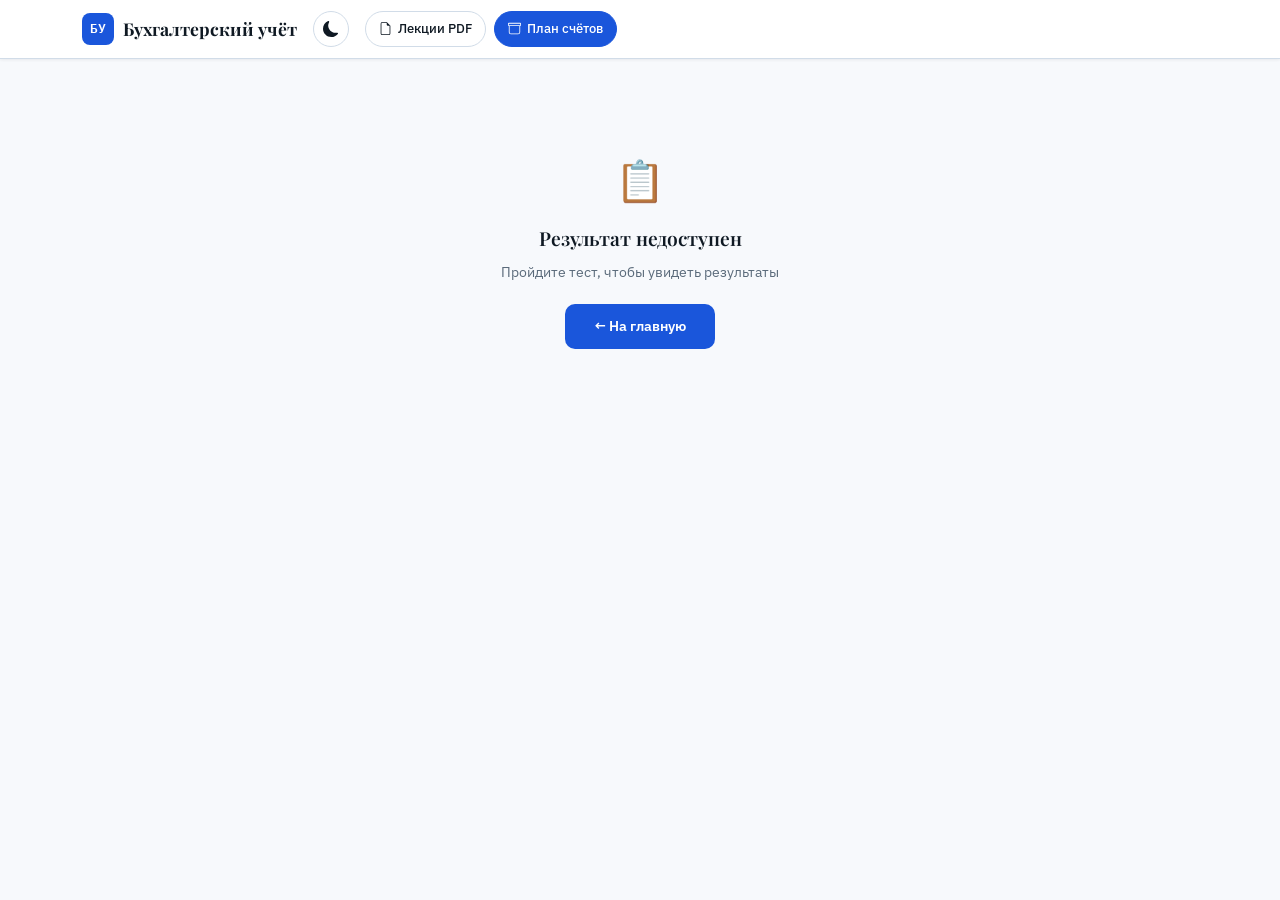
<file: result.html>
<!DOCTYPE html>
<html lang="ru" data-theme="light">
<head>
  <meta charset="UTF-8">
  <meta name="viewport" content="width=device-width, initial-scale=1.0">
  <title>Результат теста — Бухгалтерский учёт</title>
  <link rel="stylesheet" href="https://cdn.jsdelivr.net/npm/bootstrap@5.3.3/dist/css/bootstrap.min.css">
  <link rel="stylesheet" href="css/style.css">
  <script>
    (function(){const t=localStorage.getItem('theme')||'light';document.documentElement.setAttribute('data-theme',t)})();
  </script>
</head>
<body>

<!-- ════════ NAVBAR ════════ -->
<nav class="site-navbar navbar navbar-expand-lg">
  <div class="container">
    <a class="navbar-brand" href="index.html">
      <span class="brand-icon">БУ</span>
      Бухгалтерский учёт
    </a>
    <div class="d-flex align-items-center gap-2 ms-auto">
      <button class="theme-toggle" id="themeToggle" title="Переключить тему"></button>
      <button class="navbar-toggler" type="button" data-bs-toggle="collapse" data-bs-target="#navMenu" aria-controls="navMenu" aria-expanded="false" aria-label="Меню">
        <span class="navbar-toggler-icon"></span>
      </button>
    </div>
    <div class="collapse navbar-collapse" id="navMenu">
      <div class="navbar-nav ms-lg-3 w-100 d-lg-flex align-items-lg-center gap-lg-2">
        <div class="nav-item">
          <a href="#" class="nav-btn" target="_blank">
            <svg width="13" height="13" fill="currentColor" viewBox="0 0 16 16"><path d="M14 14V4.5L9.5 0H4a2 2 0 0 0-2 2v12a2 2 0 0 0 2 2h8a2 2 0 0 0 2-2M9.5 3A1.5 1.5 0 0 0 11 4.5h2V14a1 1 0 0 1-1 1H4a1 1 0 0 1-1-1V2a1 1 0 0 1 1-1h5.5z"/></svg>
            Лекции PDF
          </a>
        </div>
        <div class="nav-item">
          <button class="nav-btn nav-btn-accent" data-bs-toggle="modal" data-bs-target="#planModal">
            <svg width="13" height="13" fill="currentColor" viewBox="0 0 16 16"><path d="M0 2a1 1 0 0 1 1-1h14a1 1 0 0 1 1 1v2a1 1 0 0 1-1 1v7.5a2.5 2.5 0 0 1-2.5 2.5h-9A2.5 2.5 0 0 1 1 12.5V5a1 1 0 0 1-1-1zm2 3v7.5A1.5 1.5 0 0 0 3.5 14h9a1.5 1.5 0 0 0 1.5-1.5V5zm13-3H1v2h14z"/></svg>
            План счётов
          </button>
        </div>
        <div class="nav-item admin-nav-item" style="display:none">
          <a href="admin.html" class="nav-btn nav-btn-admin">Админка</a>
        </div>
      </div>
    </div>
  </div>
</nav>

<!-- МОДАЛЬНОЕ — ПЛАН СЧЁТОВ -->
<div class="modal fade" id="planModal" tabindex="-1" aria-hidden="true">
  <div class="modal-dialog modal-dialog-scrollable modal-xl">
    <div class="modal-content">
      <div class="modal-header">
        <h5 class="modal-title">Типовой план счетов РБ</h5>
        <button type="button" class="btn-close" data-bs-dismiss="modal" aria-label="Закрыть"></button>
      </div>
      <div class="modal-body">
        <div class="plan-search">
          <span class="si"><svg width="14" height="14" fill="currentColor" viewBox="0 0 16 16"><path d="M11.742 10.344a6.5 6.5 0 1 0-1.397 1.398h-.001q.044.06.098.115l3.85 3.85a1 1 0 0 0 1.415-1.414l-3.85-3.85a1 1 0 0 0-.115-.1zM12 6.5a5.5 5.5 0 1 1-11 0 5.5 5.5 0 0 1 11 0"/></svg></span>
          <input type="text" id="planSearch" placeholder="Поиск…">
        </div>
        <div class="plan-table-wrap">
          <table class="plan-table">
            <thead><tr><th style="width:80px">Счёт</th><th>Наименование</th><th>Субсчета</th></tr></thead>
            <tbody id="planTableBody"></tbody>
          </table>
        </div>
      </div>
      <div class="modal-footer">
        <button type="button" class="btn-outline" data-bs-dismiss="modal">Закрыть</button>
      </div>
    </div>
  </div>
</div>

<!-- ════════ РЕЗУЛЬТАТ ════════ -->
<div class="container">
  <div class="results-wrapper" id="resultsArea">
    <div class="loading-screen"><div class="spinner"></div></div>
  </div>
</div>

<script src="https://cdn.jsdelivr.net/npm/bootstrap@5.3.3/dist/js/bootstrap.bundle.min.js"></script>
<script src="js/app.js"></script>
<script>
(function () {
  const raw = sessionStorage.getItem('last_result');
  const area = document.getElementById('resultsArea');

  if (!raw) {
    area.innerHTML = `
      <div style="text-align:center;padding:60px 0;color:var(--text-muted)">
        <div style="font-size:2.5rem;margin-bottom:10px">📋</div>
        <div style="font-family:var(--font-display);font-size:1.2rem;font-weight:600;color:var(--text);margin-bottom:6px">Результат недоступен</div>
        <div style="font-size:0.88rem;margin-bottom:20px">Пройдите тест, чтобы увидеть результаты</div>
        <a href="index.html" class="btn-primary" style="display:inline-flex">← На главную</a>
      </div>`;
    return;
  }

  const data = JSON.parse(raw);
  const { score, total, time, percent, errors } = data;

  function getClass(p) {
    if (p >= 80) return 'great';
    if (p >= 50) return 'ok';
    return 'bad';
  }

  function getEmoji(p) {
    if (p >= 80) return '🎉';
    if (p >= 50) return '💪';
    return '📚';
  }

  function getLabel(p) {
    if (p >= 80) return 'Отличный результат!';
    if (p >= 50) return 'Неплохо, есть куда расти';
    return 'Стоит повторить материал';
  }

  function formatTime(s) {
    const m = Math.floor(s / 60);
    const sec = s % 60;
    return m > 0 ? `${m} мин ${String(sec).padStart(2,'0')} сек` : `${s} сек`;
  }

  const cls = getClass(percent);
  const correctCount = score;
  const wrongCount   = total - score;

  let errorsHtml = '';
  if (errors && errors.length > 0) {
    errorsHtml = `
      <div class="errors-section">
        <div class="errors-title">
          <svg width="16" height="16" fill="currentColor" viewBox="0 0 16 16"><path d="M8.982 1.566a1.13 1.13 0 0 0-1.96 0L.165 13.233c-.457.778.091 1.767.98 1.767h13.713c.889 0 1.438-.99.98-1.767zM8 5c.535 0 .954.462.9.995l-.35 3.507a.552.552 0 0 1-1.1 0L7.1 5.995A.905.905 0 0 1 8 5m.002 6a1 1 0 1 1 0 2 1 1 0 0 1 0-2"/></svg>
          Разбор ошибок <span style="color:var(--text-subtle);font-size:0.85rem;font-weight:400">(${errors.length})</span>
        </div>
        ${errors.map(e => `
          <div class="error-card">
            <div class="error-question">${e.text}</div>
            <div class="error-answers">
              ${!e.optOk ? `
                <div class="error-answer-row">
                  <span class="error-answer-tag tag-yours">Ваш</span>
                  <span class="error-answer-text">${e.yourOption}</span>
                </div>
                <div class="error-answer-row">
                  <span class="error-answer-tag tag-right">Верно</span>
                  <span class="error-answer-text">${e.rightOption}</span>
                </div>` : ''}
              ${!e.typeOk ? `
                <div class="error-answer-row">
                  <span class="error-answer-tag tag-yours">Тип: ваш</span>
                  <span class="error-answer-text">${e.yourType}</span>
                </div>
                <div class="error-answer-row">
                  <span class="error-answer-tag tag-right">Тип: верно</span>
                  <span class="error-answer-text">${e.rightType}</span>
                </div>` : ''}
            </div>
            ${e.explanation ? `<div class="error-explanation">💡 ${e.explanation}</div>` : ''}
          </div>
        `).join('')}
      </div>`;
  } else {
    errorsHtml = `
      <div style="text-align:center;padding:28px;background:var(--success-bg);border-radius:var(--radius-lg);border:1px solid var(--success)">
        <div style="font-size:2rem;margin-bottom:8px">🏆</div>
        <div style="font-family:var(--font-display);font-size:1.1rem;font-weight:600;color:var(--success)">Все ответы верны!</div>
        <div style="font-size:0.86rem;color:var(--text-muted);margin-top:4px">Превосходный результат</div>
      </div>`;
  }

  area.innerHTML = `
    <div class="results-hero ${cls}">
      <div style="font-size:2.5rem;margin-bottom:8px">${getEmoji(percent)}</div>
      <div class="results-score-big">${score}<span> / ${total}</span></div>
      <div class="results-percent" style="color:var(--${cls === 'great' ? 'success' : cls === 'ok' ? 'warning' : 'danger'})">${percent}%</div>
      <div class="results-label">${getLabel(percent)}</div>
      <div class="results-meta">
        <div class="results-meta-item">
          <span class="results-meta-num" style="color:var(--success)">${correctCount}</span>
          <span class="results-meta-label">верных</span>
        </div>
        <div class="results-meta-item">
          <span class="results-meta-num" style="color:var(--danger)">${wrongCount}</span>
          <span class="results-meta-label">ошибок</span>
        </div>
        <div class="results-meta-item">
          <span class="results-meta-num">${formatTime(time)}</span>
          <span class="results-meta-label">времени</span>
        </div>
      </div>
    </div>

    ${errorsHtml}

    <div class="results-buttons">
      <a href="index.html" class="btn-outline">
        <svg width="14" height="14" fill="none" stroke="currentColor" stroke-width="2.5" viewBox="0 0 24 24"><path d="M19 12H5M12 5l-7 7 7 7"/></svg>
        На главную
      </a>
      <a href="quiz.html" class="btn-primary">
        <svg width="14" height="14" fill="none" stroke="currentColor" stroke-width="2.5" viewBox="0 0 24 24"><path d="M1 4v6h6M23 20v-6h-6"/><path d="M20.49 9A9 9 0 0 0 5.64 5.64L1 10m22 4-4.64 4.36A9 9 0 0 1 3.51 15"/></svg>
        Пройти ещё раз
      </a>
    </div>`;
})();
</script>

</body>
</html>
</file>
<file: css/style.css>
@import url('https://fonts.googleapis.com/css2?family=Playfair+Display:wght@400;600;700&family=IBM+Plex+Sans:wght@300;400;500;600&family=IBM+Plex+Mono:wght@400;500&display=swap');

/* ══ CSS-ПЕРЕМЕННЫЕ — СВЕТЛАЯ ТЕМА (белая + синий акцент) ══ */
:root {
  --bg:           #F7F9FC;
  --bg-alt:       #EEF2F7;
  --bg-card:      #FFFFFF;
  --bg-input:     #F7F9FC;
  --border:       #D1DCE8;
  --border-light: #E4ECF4;
  --text:         #0F1923;
  --text-muted:   #5A6A7A;
  --text-subtle:  #96A8BA;
  --accent:       #1A56DB;
  --accent-hover: #1040B0;
  --accent-light: #EBF1FD;
  --success:      #0D7A4E;
  --success-bg:   #E6F5EF;
  --danger:       #B91C3A;
  --danger-bg:    #FDE8EC;
  --warning:      #92660A;
  --warning-bg:   #FEF7E6;
  --nav-bg:       #FFFFFF;
  --nav-border:   #D1DCE8;
  --shadow-sm:    0 1px 3px rgba(15,25,35,0.07);
  --shadow-md:    0 4px 16px rgba(15,25,35,0.09);
  --shadow-lg:    0 8px 32px rgba(15,25,35,0.12);
  --radius:       10px;
  --radius-lg:    16px;
  --radius-pill:  999px;
  --transition:   0.22s ease;
  --font-display: 'Playfair Display', Georgia, serif;
  --font-body:    'IBM Plex Sans', system-ui, sans-serif;
  --font-mono:    'IBM Plex Mono', 'Courier New', monospace;
}

/* ══ ТЁМНАЯ ТЕМА ══ */
[data-theme="dark"] {
  --bg:           #12110E;
  --bg-alt:       #1C1A16;
  --bg-card:      #211F1A;
  --bg-input:     #2A271F;
  --border:       #3A3629;
  --border-light: #2E2B22;
  --text:         #F0EDE4;
  --text-muted:   #A39E93;
  --text-subtle:  #6E6860;
  --accent:       #6B9FD4;
  --accent-hover: #8DB8E8;
  --accent-light: #1A2A3A;
  --success:      #4CAF82;
  --success-bg:   #0D2A1C;
  --danger:       #E06B7A;
  --danger-bg:    #2A0D12;
  --warning:      #D4A843;
  --warning-bg:   #2A1F08;
  --nav-bg:       #1C1A16;
  --nav-border:   #2E2B22;
  --shadow-sm:    0 1px 3px rgba(0,0,0,0.3);
  --shadow-md:    0 4px 16px rgba(0,0,0,0.4);
  --shadow-lg:    0 8px 32px rgba(0,0,0,0.5);
}

/* ══ БАЗОВЫЕ СТИЛИ ══ */
*, *::before, *::after { box-sizing: border-box; margin: 0; padding: 0; }
html { scroll-behavior: smooth; }
body {
  font-family: var(--font-body);
  font-size: 15px;
  line-height: 1.65;
  color: var(--text);
  background: var(--bg);
  transition: background var(--transition), color var(--transition);
  -webkit-font-smoothing: antialiased;
  min-height: 100vh;
}

/* ══ NAVBAR ══ */
.site-navbar {
  background: var(--nav-bg);
  border-bottom: 1px solid var(--nav-border);
  transition: background var(--transition), border-color var(--transition);
  position: sticky;
  top: 0;
  z-index: 1000;
  box-shadow: var(--shadow-sm);
}
.site-navbar .navbar-brand {
  font-family: var(--font-display);
  font-size: 1.1rem;
  font-weight: 700;
  color: var(--text) !important;
  text-decoration: none;
  display: flex;
  align-items: center;
  gap: 9px;
}
.brand-icon {
  width: 32px; height: 32px;
  background: var(--accent);
  border-radius: 8px;
  display: flex; align-items: center; justify-content: center;
  color: white;
  font-size: 0.82rem;
  font-weight: 600;
  font-family: var(--font-mono);
  flex-shrink: 0;
}
.nav-btn {
  display: inline-flex; align-items: center; gap: 6px;
  padding: 6px 13px;
  border-radius: var(--radius-pill);
  border: 1px solid var(--border);
  background: transparent;
  color: var(--text);
  font-size: 0.81rem;
  font-family: var(--font-body);
  font-weight: 500;
  cursor: pointer;
  text-decoration: none;
  transition: all var(--transition);
  white-space: nowrap;
}
.nav-btn:hover { background: var(--bg-alt); border-color: var(--accent); color: var(--accent); }
.nav-btn-accent { background: var(--accent) !important; border-color: var(--accent) !important; color: #fff !important; }
.nav-btn-accent:hover { background: var(--accent-hover) !important; border-color: var(--accent-hover) !important; }
.nav-btn-admin { background: var(--warning-bg) !important; border-color: var(--warning) !important; color: var(--warning) !important; }
.nav-btn-admin:hover { background: var(--warning) !important; color: #fff !important; }
.theme-toggle {
  width: 36px; height: 36px;
  border-radius: 50%;
  border: 1px solid var(--border);
  background: transparent;
  color: var(--text);
  cursor: pointer;
  display: flex; align-items: center; justify-content: center;
  transition: all var(--transition);
  flex-shrink: 0;
}
.theme-toggle:hover { background: var(--bg-alt); border-color: var(--accent); color: var(--accent); }
.navbar-toggler { border: 1px solid var(--border); border-radius: var(--radius); padding: 6px 10px; background: transparent; color: var(--text); transition: all var(--transition); }
.navbar-toggler:focus { box-shadow: none; }
.navbar-toggler-icon { background-image: url("data:image/svg+xml,%3csvg xmlns='http://www.w3.org/2000/svg' viewBox='0 0 30 30'%3e%3cpath stroke='rgba(15,25,35,0.8)' stroke-linecap='round' stroke-miterlimit='10' stroke-width='2' d='M4 7h22M4 15h22M4 23h22'/%3e%3c/svg%3e"); }
[data-theme="dark"] .navbar-toggler-icon { background-image: url("data:image/svg+xml,%3csvg xmlns='http://www.w3.org/2000/svg' viewBox='0 0 30 30'%3e%3cpath stroke='rgba(240,237,228,0.8)' stroke-linecap='round' stroke-miterlimit='10' stroke-width='2' d='M4 7h22M4 15h22M4 23h22'/%3e%3c/svg%3e"); }
.navbar-collapse { padding: 6px 0 4px; }
.navbar-collapse .nav-item { margin: 2px 0; }
.navbar-collapse .nav-btn { width: 100%; justify-content: flex-start; }
@media (min-width: 992px) {
  .navbar-collapse { padding: 0; display: flex !important; align-items: center; gap: 6px; }
  .navbar-collapse .nav-item { margin: 0; }
  .navbar-collapse .nav-btn { width: auto; }
}

/* ══ МОДАЛЬНОЕ — ПЛАН СЧЁТОВ ══ */
.modal-content { background: var(--bg-card); border: 1px solid var(--border); border-radius: var(--radius-lg); box-shadow: var(--shadow-lg); color: var(--text); }
.modal-header { border-bottom: 1px solid var(--border-light); padding: 18px 22px 14px; }
.modal-header .modal-title { font-family: var(--font-display); font-size: 1.15rem; font-weight: 600; }
.modal-body { padding: 14px 22px 18px; }
.modal-footer { border-top: 1px solid var(--border-light); padding: 12px 22px; }
.btn-close { filter: none; opacity: 0.5; }
.btn-close:hover { opacity: 1; }
[data-theme="dark"] .btn-close { filter: invert(1); }

.plan-search { position: relative; margin-bottom: 12px; }
.plan-search input {
  width: 100%; padding: 8px 12px 8px 36px;
  border: 1px solid var(--border); border-radius: var(--radius);
  background: var(--bg-input); color: var(--text);
  font-family: var(--font-body); font-size: 0.87rem;
  transition: all var(--transition);
}
.plan-search input:focus { outline: none; border-color: var(--accent); box-shadow: 0 0 0 3px var(--accent-light); }
.plan-search input::placeholder { color: var(--text-subtle); }
.plan-search .si { position: absolute; left: 11px; top: 50%; transform: translateY(-50%); color: var(--text-subtle); pointer-events: none; }

.plan-table-wrap { overflow-x: auto; border-radius: var(--radius); border: 1px solid var(--border-light); max-height: 58vh; overflow-y: auto; }
.plan-table { width: 100%; border-collapse: collapse; font-size: 0.81rem; min-width: 460px; }
.plan-table thead tr { background: var(--bg-alt); position: sticky; top: 0; z-index: 2; }
.plan-table th { padding: 9px 13px; text-align: left; font-weight: 600; font-size: 0.74rem; text-transform: uppercase; letter-spacing: 0.05em; color: var(--text-muted); border-bottom: 1px solid var(--border); white-space: nowrap; }
.plan-table td { padding: 7px 13px; border-bottom: 1px solid var(--border-light); vertical-align: top; line-height: 1.4; }
.plan-table tr:last-child td { border-bottom: none; }
.plan-table tr:not(.section-row):hover td { background: var(--bg-alt); }
.plan-table .account-num { font-family: var(--font-mono); font-weight: 500; color: var(--accent); white-space: nowrap; font-size: 0.84rem; }
.plan-table .section-row td { background: var(--bg-alt); font-weight: 600; font-size: 0.74rem; text-transform: uppercase; letter-spacing: 0.06em; color: var(--text-muted); padding: 5px 13px; }
.plan-table .subaccounts { color: var(--text-muted); font-size: 0.76rem; }
.plan-hidden { display: none; }

/* ══ HERO ══ */
.hero-section {
  min-height: calc(52vh - 60px);
  display: flex; flex-direction: column; align-items: center; justify-content: center;
  text-align: center; padding: 56px 20px 36px;
  position: relative; overflow: hidden;
}
.hero-blob { position: absolute; inset: 0; pointer-events: none; z-index: 0; }
.hero-blob::before {
  content: '';
  position: absolute; width: 700px; height: 700px;
  top: 50%; left: 50%; transform: translate(-50%, -60%);
  background: radial-gradient(ellipse, rgba(26,86,219,0.08) 0%, transparent 68%);
  border-radius: 50%;
  animation: blobPulse 7s ease-in-out infinite;
}
[data-theme="dark"] .hero-blob::before { background: radial-gradient(ellipse, rgba(107,159,212,0.09) 0%, transparent 68%); }
@keyframes blobPulse {
  0%,100% { transform: translate(-50%, -60%) scale(1); opacity: 0.7; }
  50%      { transform: translate(-50%, -60%) scale(1.15); opacity: 1; }
}
.hero-section > * { position: relative; z-index: 1; }
.hero-eyebrow {
  display: inline-flex; align-items: center; gap: 5px;
  font-size: 0.71rem; font-weight: 600; text-transform: uppercase; letter-spacing: 0.12em;
  color: var(--accent); background: var(--accent-light);
  padding: 3px 13px; border-radius: var(--radius-pill); margin-bottom: 16px;
  border: 1px solid rgba(26,86,219,0.18);
}
.hero-title {
  font-family: var(--font-display);
  font-size: clamp(1.9rem, 5vw, 3rem);
  font-weight: 700; color: var(--text);
  line-height: 1.15; letter-spacing: -0.02em;
  margin-bottom: 12px; max-width: 600px;
}
.hero-subtitle {
  font-size: 0.93rem; color: var(--text-muted);
  max-width: 440px; margin: 0 auto 32px; line-height: 1.7;
}
.btn-start {
  position: relative; display: inline-flex; align-items: center; gap: 10px;
  padding: 15px 36px;
  background: var(--accent); color: #fff;
  border: none; border-radius: var(--radius-pill);
  font-family: var(--font-body); font-size: 0.98rem; font-weight: 600;
  cursor: pointer; text-decoration: none;
  transition: all 0.3s cubic-bezier(0.34, 1.56, 0.64, 1);
  box-shadow: 0 4px 22px rgba(26,86,219,0.35);
  letter-spacing: -0.01em; overflow: hidden;
}
.btn-start::before { content: ''; position: absolute; inset: 0; background: radial-gradient(circle at 50% 0%, rgba(255,255,255,0.22), transparent 60%); opacity: 0; transition: opacity 0.3s; }
.btn-start:hover { background: var(--accent-hover); transform: translateY(-3px) scale(1.03); box-shadow: 0 8px 36px rgba(26,86,219,0.48); color: #fff; }
.btn-start:hover::before { opacity: 1; }
.btn-start:active { transform: translateY(-1px) scale(1.01); }
.btn-start svg { transition: transform 0.25s ease; }
.btn-start:hover svg { transform: translateX(4px); }
.hero-stats { display: flex; gap: 26px; margin-top: 26px; justify-content: center; flex-wrap: wrap; }
.hero-stat { display: flex; flex-direction: column; align-items: center; gap: 2px; }
.hero-stat-num { font-family: var(--font-display); font-size: 1.35rem; font-weight: 700; line-height: 1; color: var(--text); }
.hero-stat-label { font-size: 0.7rem; color: var(--text-subtle); text-transform: uppercase; letter-spacing: 0.08em; }

/* ══ ИСТОРИЯ ТЕСТОВ ══ */
.history-section { padding: 0 0 56px; }
.section-header { display: flex; align-items: baseline; gap: 10px; margin-bottom: 18px; }
.section-title { font-family: var(--font-display); font-size: 1.25rem; font-weight: 600; color: var(--text); }
.section-count { font-size: 0.78rem; color: var(--text-subtle); font-family: var(--font-mono); }
.history-grid { display: grid; grid-template-columns: repeat(auto-fill, minmax(268px, 1fr)); gap: 13px; }
.history-card {
  background: var(--bg-card); border: 1px solid var(--border); border-radius: var(--radius-lg);
  padding: 17px 19px; transition: all var(--transition);
  position: relative; overflow: hidden;
}
.history-card::before { content: ''; position: absolute; top: 0; left: 0; right: 0; height: 3px; border-radius: var(--radius-lg) var(--radius-lg) 0 0; }
.history-card.result-great::before { background: var(--success); }
.history-card.result-ok::before    { background: var(--warning); }
.history-card.result-bad::before   { background: var(--danger); }
.history-card:hover { border-color: var(--accent); box-shadow: var(--shadow-md); transform: translateY(-2px); }
.history-card-top { display: flex; justify-content: space-between; align-items: flex-start; margin-bottom: 12px; }
.history-score { display: flex; align-items: baseline; gap: 3px; }
.history-score-num { font-family: var(--font-display); font-size: 2.1rem; font-weight: 700; line-height: 1; color: var(--text); }
.history-score-total { font-size: 0.95rem; color: var(--text-muted); }
.history-badge { padding: 3px 9px; border-radius: var(--radius-pill); font-size: 0.7rem; font-weight: 600; text-transform: uppercase; letter-spacing: 0.04em; }
.badge-great { background: var(--success-bg); color: var(--success); }
.badge-ok    { background: var(--warning-bg); color: var(--warning); }
.badge-bad   { background: var(--danger-bg);  color: var(--danger); }
.history-percent { font-family: var(--font-mono); font-size: 0.95rem; font-weight: 500; margin-bottom: 9px; }
.history-percent.great { color: var(--success); }
.history-percent.ok    { color: var(--warning); }
.history-percent.bad   { color: var(--danger);  }
.history-meta { display: flex; gap: 13px; flex-wrap: wrap; }
.history-meta-item { display: flex; align-items: center; gap: 4px; font-size: 0.76rem; color: var(--text-muted); }

/* Пустое состояние */
.empty-state { text-align: center; padding: 44px 20px; }
.empty-state-icon { font-size: 2.6rem; margin-bottom: 10px; opacity: 0.35; }
.empty-state-title { font-family: var(--font-display); font-size: 1.05rem; font-weight: 600; color: var(--text); margin-bottom: 5px; }
.empty-state-text { font-size: 0.86rem; color: var(--text-muted); max-width: 300px; margin: 0 auto; }

/* ══ ТЕСТ ══ */
.quiz-wrapper { max-width: 680px; margin: 0 auto; padding: 28px 16px 56px; }
.quiz-header { margin-bottom: 22px; }
.quiz-progress-label { display: flex; justify-content: space-between; align-items: center; margin-bottom: 7px; }
.quiz-progress-text { font-size: 0.8rem; font-weight: 500; color: var(--text-muted); }
.quiz-timer {
  display: flex; align-items: center; gap: 5px;
  font-family: var(--font-mono); font-size: 0.86rem; font-weight: 500; color: var(--text);
  background: var(--bg-card); border: 1px solid var(--border);
  padding: 3px 11px; border-radius: var(--radius-pill);
}
.progress-bar-wrap { height: 4px; background: var(--border-light); border-radius: var(--radius-pill); overflow: hidden; }
.progress-bar-fill { height: 100%; background: var(--accent); border-radius: var(--radius-pill); transition: width 0.4s ease; }

.question-card {
  background: var(--bg-card); border: 1px solid var(--border);
  border-radius: var(--radius-lg); padding: 26px;
  margin-bottom: 12px; box-shadow: var(--shadow-sm);
  animation: cardIn 0.28s ease;
}
@keyframes cardIn { from { opacity: 0; transform: translateY(10px); } to { opacity: 1; transform: translateY(0); } }
.question-topic { display: inline-flex; align-items: center; gap: 4px; font-size: 0.7rem; font-weight: 600; text-transform: uppercase; letter-spacing: 0.09em; color: var(--text-subtle); background: var(--bg-alt); padding: 2px 10px; border-radius: var(--radius-pill); margin-bottom: 10px; }
.question-number { font-size: 0.7rem; font-weight: 600; text-transform: uppercase; letter-spacing: 0.1em; color: var(--accent); margin-bottom: 8px; }
.question-text { font-family: var(--font-display); font-size: 1.07rem; font-weight: 600; color: var(--text); line-height: 1.45; margin-bottom: 20px; }
.options-label { font-size: 0.72rem; font-weight: 600; text-transform: uppercase; letter-spacing: 0.08em; color: var(--text-subtle); margin-bottom: 7px; }
.options-list { display: flex; flex-direction: column; gap: 7px; margin-bottom: 18px; }
.option-item {
  display: flex; align-items: center; gap: 12px;
  padding: 11px 15px; border: 1px solid var(--border);
  border-radius: var(--radius); cursor: pointer; transition: all var(--transition);
  background: var(--bg-input); position: relative; user-select: none;
}
.option-item:hover { border-color: var(--accent); background: var(--accent-light); }
.option-item input[type="radio"] { position: absolute; opacity: 0; pointer-events: none; }
.option-item.selected { border-color: var(--accent); background: var(--accent-light); box-shadow: 0 0 0 2px rgba(26,86,219,0.15); }
.option-item.correct { border-color: var(--success) !important; background: var(--success-bg) !important; pointer-events: none; }
.option-item.wrong   { border-color: var(--danger)  !important; background: var(--danger-bg)  !important; pointer-events: none; }
.option-item.disabled { pointer-events: none; opacity: 0.6; }
.option-radio-circle {
  width: 18px; height: 18px; border-radius: 50%;
  border: 2px solid var(--border); flex-shrink: 0;
  transition: all var(--transition); display: flex; align-items: center; justify-content: center;
}
.option-item.selected .option-radio-circle { border-color: var(--accent); background: var(--accent); }
.option-item.selected .option-radio-circle::after { content: ''; width: 6px; height: 6px; border-radius: 50%; background: white; }
.option-item.correct .option-radio-circle { border-color: var(--success); background: var(--success); }
.option-item.correct .option-radio-circle::after { content: '✓'; color: white; font-size: 9px; line-height: 1; }
.option-item.wrong   .option-radio-circle { border-color: var(--danger); background: var(--danger); }
.option-item.wrong   .option-radio-circle::after { content: '✕'; color: white; font-size: 9px; line-height: 1; }
.option-label { font-family: var(--font-mono); font-size: 0.88rem; color: var(--text); line-height: 1.3; }

.change-type-section { border-top: 1px solid var(--border-light); padding-top: 15px; }
.change-type-pills { display: flex; gap: 7px; flex-wrap: wrap; margin-top: 7px; }
.change-pill {
  padding: 6px 15px; border-radius: var(--radius-pill);
  border: 1px solid var(--border); background: var(--bg-input);
  color: var(--text); font-family: var(--font-mono); font-size: 0.81rem; font-weight: 500;
  cursor: pointer; transition: all var(--transition); user-select: none;
}
.change-pill:hover { border-color: var(--accent); color: var(--accent); }
.change-pill.selected { background: var(--accent); border-color: var(--accent); color: white; box-shadow: 0 2px 8px rgba(26,86,219,0.28); }
.change-pill.correct  { background: var(--success-bg); border-color: var(--success); color: var(--success); pointer-events: none; }
.change-pill.wrong    { background: var(--danger-bg);  border-color: var(--danger);  color: var(--danger);  pointer-events: none; }
.change-pill.disabled { pointer-events: none; opacity: 0.5; }

.btn-quiz-next {
  width: 100%; padding: 13px 22px;
  border-radius: var(--radius); border: none;
  background: var(--accent); color: white;
  font-family: var(--font-body); font-size: 0.93rem; font-weight: 600;
  cursor: pointer; transition: all var(--transition);
  display: flex; align-items: center; justify-content: center; gap: 8px;
}
.btn-quiz-next:hover:not(:disabled) { background: var(--accent-hover); transform: translateY(-1px); box-shadow: 0 4px 16px rgba(26,86,219,0.3); }
.btn-quiz-next:disabled { opacity: 0.38; cursor: not-allowed; }

/* ══ РЕЗУЛЬТАТЫ ══ */
.results-wrapper { max-width: 700px; margin: 0 auto; padding: 28px 16px 56px; animation: cardIn 0.4s ease; }
.results-hero {
  background: var(--bg-card); border: 1px solid var(--border);
  border-radius: var(--radius-lg); padding: 28px 24px;
  text-align: center; margin-bottom: 18px;
  position: relative; overflow: hidden;
}
.results-hero::before { content: ''; position: absolute; top: 0; left: 0; right: 0; height: 4px; }
.results-hero.great::before { background: var(--success); }
.results-hero.ok::before    { background: var(--warning); }
.results-hero.bad::before   { background: var(--danger);  }
.results-score-big { font-family: var(--font-display); font-size: clamp(2.8rem, 9vw, 4.8rem); font-weight: 700; line-height: 1; margin-bottom: 5px; }
.results-score-big span { font-size: 50%; color: var(--text-muted); font-weight: 400; }
.results-percent { font-size: 1.15rem; font-family: var(--font-mono); font-weight: 500; margin-bottom: 4px; }
.results-label { font-size: 0.88rem; color: var(--text-muted); margin-bottom: 18px; }
.results-meta { display: flex; justify-content: center; gap: 26px; flex-wrap: wrap; }
.results-meta-item { display: flex; flex-direction: column; align-items: center; gap: 2px; }
.results-meta-num { font-family: var(--font-mono); font-size: 1.05rem; font-weight: 600; color: var(--text); }
.results-meta-label { font-size: 0.7rem; text-transform: uppercase; letter-spacing: 0.07em; color: var(--text-subtle); }

.errors-title { font-family: var(--font-display); font-size: 1.05rem; font-weight: 600; color: var(--text); margin-bottom: 11px; display: flex; align-items: center; gap: 7px; }
.error-card { background: var(--bg-card); border: 1px solid var(--border); border-left: 3px solid var(--danger); border-radius: var(--radius); padding: 15px 17px; margin-bottom: 9px; }
.error-question { font-size: 0.88rem; font-weight: 500; color: var(--text); margin-bottom: 9px; line-height: 1.45; }
.error-answers { display: flex; flex-direction: column; gap: 4px; margin-bottom: 9px; }
.error-answer-row { display: flex; align-items: flex-start; gap: 7px; font-size: 0.8rem; }
.error-answer-tag { font-size: 0.68rem; font-weight: 600; padding: 2px 7px; border-radius: var(--radius-pill); white-space: nowrap; flex-shrink: 0; margin-top: 1px; }
.tag-yours { background: var(--danger-bg); color: var(--danger); }
.tag-right { background: var(--success-bg); color: var(--success); }
.error-answer-text { font-family: var(--font-mono); color: var(--text); line-height: 1.4; }
.error-explanation { font-size: 0.79rem; color: var(--text-muted); background: var(--bg-alt); padding: 8px 11px; border-radius: var(--radius); line-height: 1.5; }

.results-buttons { display: flex; gap: 9px; margin-top: 18px; flex-wrap: wrap; }
.btn-outline {
  flex: 1; min-width: 150px; padding: 11px 18px;
  border: 1px solid var(--border); border-radius: var(--radius);
  background: transparent; color: var(--text);
  font-family: var(--font-body); font-size: 0.88rem; font-weight: 500;
  cursor: pointer; text-decoration: none;
  display: inline-flex; align-items: center; justify-content: center; gap: 6px;
  transition: all var(--transition);
}
.btn-outline:hover { background: var(--bg-alt); border-color: var(--accent); color: var(--accent); }
.btn-primary {
  flex: 1; min-width: 150px; padding: 11px 18px;
  border: none; border-radius: var(--radius);
  background: var(--accent); color: white;
  font-family: var(--font-body); font-size: 0.88rem; font-weight: 600;
  cursor: pointer; text-decoration: none;
  display: inline-flex; align-items: center; justify-content: center; gap: 6px;
  transition: all var(--transition);
}
.btn-primary:hover { background: var(--accent-hover); color: white; transform: translateY(-1px); box-shadow: 0 4px 14px rgba(26,86,219,0.3); }

/* ══ ЗАГРУЗКА ══ */
.loading-screen { display: flex; flex-direction: column; align-items: center; justify-content: center; min-height: 50vh; gap: 14px; color: var(--text-muted); }
.spinner { width: 34px; height: 34px; border: 3px solid var(--border); border-top-color: var(--accent); border-radius: 50%; animation: spin 0.7s linear infinite; }
@keyframes spin { to { transform: rotate(360deg); } }

/* ══ АДАПТИВ ══ */
@media (max-width: 576px) {
  .hero-section { padding: 36px 16px 24px; }
  .question-card { padding: 18px 15px; }
  .results-hero  { padding: 22px 16px; }
  .results-buttons { flex-direction: column; }
  .hero-stats { gap: 18px; }
}

/* ── ТАЙМЕР: СОСТОЯНИЯ ── */
.quiz-timer.timer-warning { color: var(--warning); }
.quiz-timer.timer-danger  { color: var(--danger); font-weight: 700; animation: pulse-danger 1s infinite; }

@keyframes pulse-danger {
  0%, 100% { opacity: 1; }
  50%       { opacity: 0.5; }
}

/* ── БАННЕР: ВРЕМЯ ВЫШЛО ── */
.time-expired-banner {
  background: var(--danger);
  color: #fff;
  border-radius: var(--radius);
  padding: 12px 16px;
  font-weight: 600;
  font-size: 0.95rem;
  text-align: center;
  margin-bottom: 16px;
  animation: slideDown 0.3s ease;
}

@keyframes slideDown {
  from { transform: translateY(-10px); opacity: 0; }
  to   { transform: translateY(0); opacity: 1; }
}
</file>
